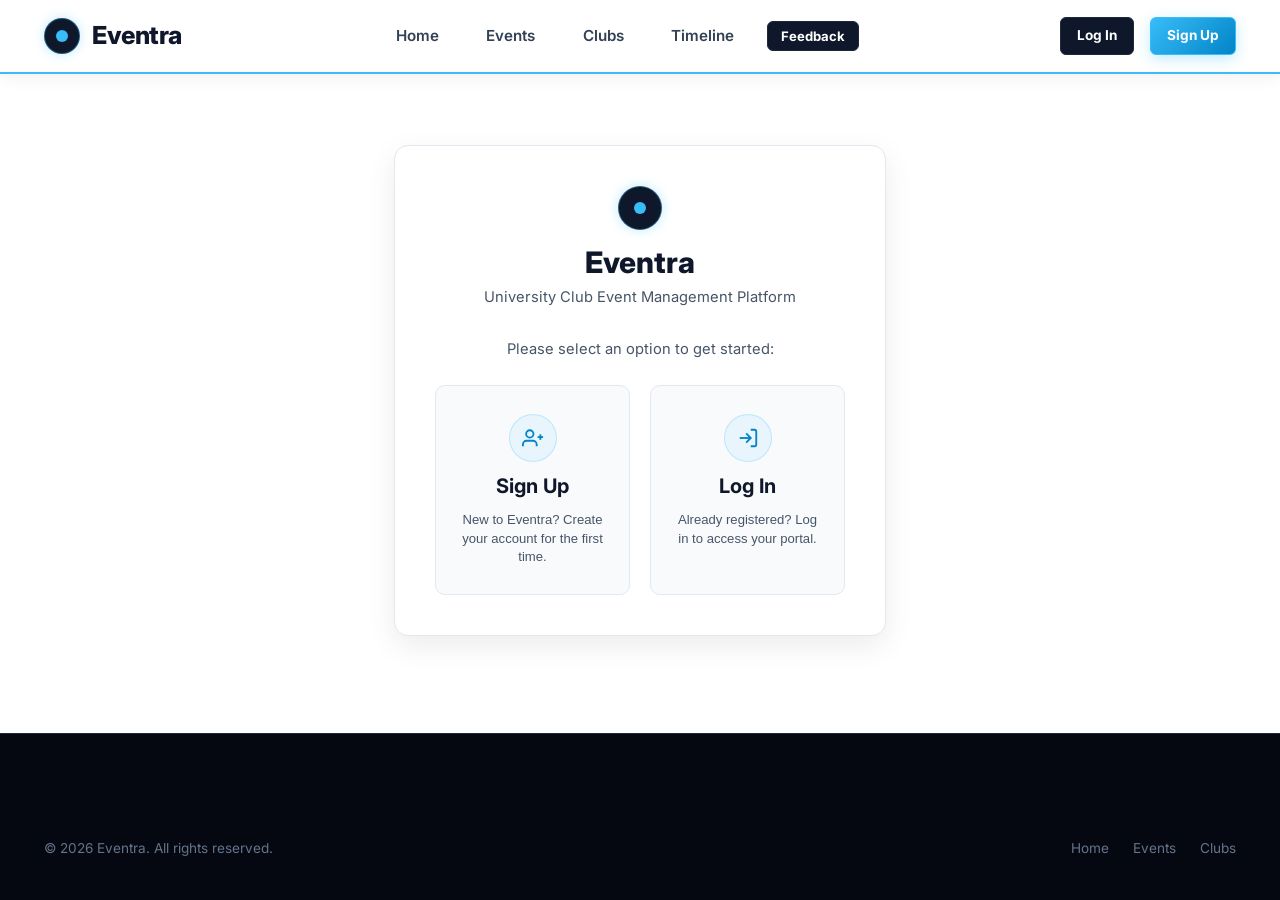
<file: frontend/auth.html>
<!DOCTYPE html>
<html lang="en">
<head>
  <meta charset="UTF-8">
  <meta name="viewport" content="width=device-width, initial-scale=1.0">
  <title>Authentication — Eventra</title>
  <meta name="description" content="Sign Up or Log In to Eventra - University Club Event Management Platform.">
  <link rel="stylesheet" href="css/main.css">
  <link rel="stylesheet" href="css/animations.css">
  <style>
    /* Authentication UI Specific Enhancements */
    .auth-section {
      flex: 1;
      display: flex;
      align-items: center;
      justify-content: center;
      padding-top: 7rem;
      padding-bottom: 4rem;
    }
    .auth-container {
      width: 100%;
      max-width: 540px;
    }
    .auth-card {
      padding: 2.5rem;
      border: 1px solid var(--border-subtle);
      box-shadow: 0 10px 30px rgba(0, 0, 0, 0.08);
      background: #ffffff;
      border-radius: var(--radius-lg);
    }
    .landing-choice-grid {
      display: grid;
      grid-template-columns: 1fr 1fr;
      gap: 1.25rem;
      margin-top: 1.5rem;
    }
    @media (max-width: 520px) {
      .landing-choice-grid {
        grid-template-columns: 1fr;
      }
      .auth-card {
        padding: 1.75rem;
      }
    }
    .choice-card {
      background: #f8fafc;
      border: 1px solid var(--border-subtle);
      border-radius: var(--radius-md);
      padding: 1.75rem 1.25rem;
      text-align: center;
      cursor: pointer;
      transition: all var(--transition-normal);
      display: flex;
      flex-direction: column;
      align-items: center;
      gap: 0.75rem;
      text-decoration: none;
      color: inherit;
    }
    .choice-card:hover {
      background: #ffffff;
      border-color: #38bdf8;
      transform: translateY(-3px);
      box-shadow: 0 8px 24px rgba(56, 189, 248, 0.15);
    }
    .choice-icon {
      width: 48px;
      height: 48px;
      border-radius: 50%;
      background: rgba(56, 189, 248, 0.08);
      display: flex;
      align-items: center;
      justify-content: center;
      font-size: 1.4rem;
      border: 1px solid rgba(56, 189, 248, 0.25);
      color: #0284c7;
      transition: all var(--transition-fast);
    }
    .choice-card:hover .choice-icon {
      background: #38bdf8;
      color: #ffffff;
      border-color: #38bdf8;
    }
    .choice-title {
      font-family: var(--font-heading);
      font-size: 1.25rem;
      font-weight: 700;
      color: #0f172a;
      margin: 0;
    }
    .choice-desc {
      font-size: 0.82rem;
      color: var(--text-muted);
      margin: 0;
      line-height: 1.4;
    }
    .role-option-card {
      background: #f8fafc;
      border: 1px solid var(--border-subtle);
      border-radius: var(--radius-md);
      padding: 1.15rem 1.25rem;
      display: flex;
      align-items: center;
      gap: 1.1rem;
      cursor: pointer;
      margin-bottom: 0.9rem;
      transition: all var(--transition-fast);
      text-align: left;
      width: 100%;
    }
    .role-option-card:hover {
      background: #ffffff;
      border-color: #38bdf8;
      transform: translateX(4px);
      box-shadow: 0 4px 14px rgba(56, 189, 248, 0.15);
    }
    .role-icon-box {
      width: 44px;
      height: 44px;
      border-radius: var(--radius-sm);
      background: #fef2f2;
      border: 1px solid #fecaca;
      display: flex;
      align-items: center;
      justify-content: center;
      font-size: 1.3rem;
      flex-shrink: 0;
    }
    .password-wrap {
      position: relative;
      display: flex;
      align-items: center;
    }
    .password-wrap input {
      padding-right: 2.75rem;
    }
    .password-toggle-btn {
      position: absolute;
      right: 0.65rem;
      background: transparent;
      border: none;
      color: var(--text-dim);
      cursor: pointer;
      padding: 0.35rem;
      display: flex;
      align-items: center;
      justify-content: center;
      border-radius: 4px;
      transition: color 0.15s ease;
    }
    .password-toggle-btn:hover {
      color: #ffffff;
    }
    .field-error-msg {
      color: #fb7185;
      font-size: 0.8rem;
      margin-top: 0.35rem;
      display: none;
      font-weight: 500;
    }
    .field-error-msg.visible {
      display: block;
    }
    .form-control.input-invalid {
      border-color: #fb7185 !important;
      background: rgba(244, 63, 94, 0.06);
    }
    .back-btn-link {
      display: inline-flex;
      align-items: center;
      gap: 0.4rem;
      font-size: 0.85rem;
      color: var(--accent-mint);
      text-decoration: none;
      margin-bottom: 1.25rem;
      cursor: pointer;
      font-weight: 600;
      background: transparent;
      border: none;
      padding: 0;
    }
    .back-btn-link:hover {
      text-decoration: underline;
    }
    .alert-banner {
      border-radius: var(--radius-md);
      padding: 0.85rem 1.1rem;
      font-size: 0.88rem;
      margin-bottom: 1.25rem;
      display: none;
      line-height: 1.45;
    }
    .alert-error {
      background: rgba(244, 63, 94, 0.12);
      border: 1px solid rgba(244, 63, 94, 0.35);
      color: #fda4af;
    }
    .alert-success {
      background: rgba(16, 185, 129, 0.15);
      border: 1px solid rgba(16, 185, 129, 0.4);
      color: #a7f3d0;
    }
    .alert-warning {
      background: rgba(245, 158, 11, 0.15);
      border: 1px solid rgba(245, 158, 11, 0.4);
      color: #fde68a;
    }
    .btn-spinner {
      display: inline-block;
      width: 14px;
      height: 14px;
      border: 2px solid rgba(255,255,255,0.3);
      border-radius: 50%;
      border-top-color: #ffffff;
      animation: spin 0.8s linear infinite;
      margin-right: 0.5rem;
    }
    @keyframes spin {
      to { transform: rotate(360deg); }
    }
    .badge-pending {
      display: inline-block;
      font-size: 0.72rem;
      padding: 0.15rem 0.6rem;
      background: rgba(245, 158, 11, 0.2);
      border: 1px solid rgba(245, 158, 11, 0.5);
      color: #fbbf24;
      border-radius: var(--radius-full);
      font-weight: 700;
      text-transform: uppercase;
      letter-spacing: 0.05em;
    }
  </style>
</head>
<body style="display:flex; flex-direction:column; min-height:100vh;">

  <!-- Dynamic Navigation Bar -->
  <div id="navbar-container"></div>

  <!-- Main Authentication Section -->
  <main class="auth-section">
    <div class="container auth-container">
      <div class="auth-card">

        <!-- Header -->
        <div style="text-align: center; margin-bottom: 1.75rem;">
          <div class="logo-orb" style="margin: 0 auto 0.85rem; width:44px; height:44px;"></div>
          <h2 style="font-size: 1.85rem; font-weight: 800; margin-bottom: 0.35rem;" id="auth-main-title">Eventra</h2>
          <p style="font-size: 0.92rem; color: var(--text-muted);" id="auth-main-subtitle">
            University Club Event Management Platform
          </p>
        </div>

        <!-- Global Alert Box -->
        <div id="global-alert" class="alert-banner"></div>

        <!-- ========================================================
             VIEW 1: PRIMARY LANDING (Exactly two options: Sign Up & Log In)
             ======================================================== -->
        <div id="view-landing">
          <p style="text-align:center; font-size: 0.92rem; color: var(--text-muted); margin-bottom: 1rem;">
            Please select an option to get started:
          </p>

          <div class="landing-choice-grid">
            <!-- Option 1: Sign Up -->
            <button type="button" class="choice-card" onclick="openRoleSelection('signup')" id="btn-choice-signup">
              <div class="choice-icon">
                <svg width="22" height="22" viewBox="0 0 24 24" fill="none" stroke="currentColor" stroke-width="2"><path d="M16 21v-2a4 4 0 0 0-4-4H5a4 4 0 0 0-4 4v2"></path><circle cx="8.5" cy="7.5" r="4"></circle><line x1="20" y1="8" x2="20" y2="14"></line><line x1="23" y1="11" x2="17" y2="11"></line></svg>
              </div>
              <h3 class="choice-title">Sign Up</h3>
              <p class="choice-desc">New to Eventra? Create your account for the first time.</p>
            </button>

            <!-- Option 2: Log In -->
            <button type="button" class="choice-card" onclick="openRoleSelection('login')" id="btn-choice-login">
              <div class="choice-icon">
                <svg width="22" height="22" viewBox="0 0 24 24" fill="none" stroke="currentColor" stroke-width="2"><path d="M15 3h4a2 2 0 0 1 2 2v14a2 2 0 0 1-2 2h-4"></path><polyline points="10 17 15 12 10 7"></polyline><line x1="15" y1="12" x2="3" y2="12"></line></svg>
              </div>
              <h3 class="choice-title">Log In</h3>
              <p class="choice-desc">Already registered? Log in to access your portal.</p>
            </button>
          </div>
        </div>

        <!-- ========================================================
             VIEW 2: ROLE SELECTION (Student, Club Admin, Super Admin)
             ======================================================== -->
        <div id="view-role-selection" style="display: none;">
          <button type="button" class="back-btn-link" onclick="openLanding()">
            &larr; Back to Main Options
          </button>

          <h3 style="font-size: 1.25rem; font-weight: 700; margin-bottom: 0.4rem; color: var(--text-main);" id="role-view-heading">Select Account Type</h3>
          <p style="font-size: 0.88rem; color: var(--text-muted); margin-bottom: 1.5rem;" id="role-view-desc">Select your role to continue.</p>

          <div id="role-options-container">
            <!-- 1. Student Option -->
            <button type="button" class="role-option-card" onclick="selectRole('student')">
              <div class="role-icon-box">🎓</div>
              <div style="flex:1;">
                <div style="font-weight:700; font-size:1rem; color:var(--text-main);" id="role-label-student">Sign Up as a Student</div>
                <div style="font-size:0.8rem; color:var(--text-muted);">For university students participating in events and club activities.</div>
              </div>
              <div style="color:var(--text-dim);">&rarr;</div>
            </button>

            <!-- 2. Club Admin Option -->
            <button type="button" class="role-option-card" onclick="selectRole('club')">
              <div class="role-icon-box">🏛️</div>
              <div style="flex:1;">
                <div style="font-weight:700; font-size:1rem; color:var(--text-main);" id="role-label-club">Sign Up as a Club Admin</div>
                <div style="font-size:0.8rem; color:var(--text-muted);">For student leaders and coordinators managing a university society.</div>
              </div>
              <div style="color:var(--text-dim);">&rarr;</div>
            </button>

            <!-- 3. Super Admin Option -->
            <button type="button" class="role-option-card" onclick="selectRole('super_admin')">
              <div class="role-icon-box">🛡️</div>
              <div style="flex:1;">
                <div style="font-weight:700; font-size:1rem; color:var(--text-main);" id="role-label-super-admin">Sign Up as the Super Admin</div>
                <div style="font-size:0.8rem; color:var(--text-muted);">Restricted platform administration with authorized bootstrap key.</div>
              </div>
              <div style="color:var(--text-dim);">&rarr;</div>
            </button>
          </div>
        </div>

        <!-- ========================================================
             VIEW 3: FORMS CONTAINER
             ======================================================== -->
        <div id="view-form" style="display: none;">
          <div style="display:flex; justify-content:space-between; align-items:center; margin-bottom: 1.25rem;">
            <button type="button" class="back-btn-link" onclick="openRoleSelection(currentFlow)" style="margin-bottom:0;">
              &larr; Back to Role Selection
            </button>
            <button type="button" class="back-btn-link" onclick="openLanding()" style="margin-bottom:0; color:var(--text-dim); font-size:0.8rem;">
              Main Menu
            </button>
          </div>

          <h3 style="font-size: 1.35rem; font-weight: 700; margin-bottom: 0.35rem; color: var(--text-main);" id="form-heading">Form</h3>
          <p style="font-size: 0.88rem; color: var(--text-muted); margin-bottom: 1.5rem;" id="form-subheading">Fill in the fields below.</p>

          <!-- 3.1 SIGN UP AS A STUDENT FORM -->
          <form id="form-signup-student" style="display: none;" onsubmit="submitStudentSignup(event)" novalidate>
            <div class="form-group">
              <label class="form-label" for="stu-signup-first-name">First Name <span class="required">*</span></label>
              <input type="text" id="stu-signup-first-name" class="form-control" placeholder="e.g. Alex" required>
              <div class="field-error-msg" id="err-stu-signup-first-name"></div>
            </div>

            <div class="form-group">
              <label class="form-label" for="stu-signup-last-name">Last Name <span class="required">*</span></label>
              <input type="text" id="stu-signup-last-name" class="form-control" placeholder="e.g. Chen" required>
              <div class="field-error-msg" id="err-stu-signup-last-name"></div>
            </div>

            <div class="form-group">
              <label class="form-label" for="stu-signup-email">Email <span class="required">*</span></label>
              <input type="email" id="stu-signup-email" class="form-control" placeholder="e.g. alex.chen@eventra.edu" required autocomplete="email">
              <div class="field-error-msg" id="err-stu-signup-email"></div>
            </div>

            <div class="form-group">
              <label class="form-label" for="stu-signup-reg-no">Registration Number <span class="required">*</span></label>
              <input type="text" id="stu-signup-reg-no" class="form-control" placeholder="e.g. STU-2026-001" required>
              <div class="field-error-msg" id="err-stu-signup-reg-no"></div>
            </div>

            <div class="form-group">
              <label class="form-label" for="stu-signup-session">Academic Session <span class="required">*</span></label>
              <input type="text" id="stu-signup-session" class="form-control" placeholder="e.g. 2024-2028" required>
              <div class="field-error-msg" id="err-stu-signup-session"></div>
            </div>

            <div class="form-group">
              <label class="form-label" for="stu-signup-dept">Department <span class="required">*</span></label>
              <input type="text" id="stu-signup-dept" class="form-control" placeholder="e.g. Computer Science & Engineering" required>
              <div class="field-error-msg" id="err-stu-signup-dept"></div>
            </div>

            <div class="form-group">
              <label class="form-label" for="stu-signup-pass">Password <span class="required">*</span></label>
              <div class="password-wrap">
                <input type="password" id="stu-signup-pass" class="form-control" placeholder="At least 8 characters" minlength="8" required autocomplete="new-password">
                <button type="button" class="password-toggle-btn" onclick="togglePasswordVisibility('stu-signup-pass', this)" title="Show/hide password" aria-label="Toggle password visibility">
                  <svg class="eye-icon" width="18" height="18" viewBox="0 0 24 24" fill="none" stroke="currentColor" stroke-width="2"><path d="M1 12s4-8 11-8 11 8 11 8-4 8-11 8-11-8-11-8z"></path><circle cx="12" cy="12" r="3"></circle></svg>
                </button>
              </div>
              <div class="field-error-msg" id="err-stu-signup-pass"></div>
              <p class="form-hint" style="font-size:0.78rem; color:var(--text-dim); margin-top:0.35rem;">Password must contain at least 8 characters.</p>
            </div>

            <button type="submit" class="btn btn-primary" id="btn-submit-signup-student" style="width: 100%; margin-top: 1rem;">
              <span>Create Student Account</span>
            </button>
          </form>

          <!-- 3.2 SIGN UP AS A CLUB ADMIN FORM -->
          <form id="form-signup-club" style="display: none;" onsubmit="submitClubSignup(event)" novalidate>
            <div class="form-group">
              <label class="form-label" for="club-signup-name">Club Name <span class="required">*</span></label>
              <input type="text" id="club-signup-name" class="form-control" placeholder="e.g. Robotics & Autonomous Society" required>
              <div class="field-error-msg" id="err-club-signup-name"></div>
            </div>

            <div class="form-group">
              <label class="form-label" for="club-signup-desc">Club Description <span class="required">*</span></label>
              <textarea id="club-signup-desc" class="form-control" rows="3" placeholder="Describe your club's objectives, activities, and campus scope..." required></textarea>
              <div class="field-error-msg" id="err-club-signup-desc"></div>
            </div>

            <div class="form-group">
              <label class="form-label" for="club-signup-email">Email <span class="required">*</span></label>
              <input type="email" id="club-signup-email" class="form-control" placeholder="e.g. robotics.club@eventra.edu" required autocomplete="email">
              <div class="field-error-msg" id="err-club-signup-email"></div>
            </div>

            <div class="form-group">
              <label class="form-label" for="club-signup-pass">Password <span class="required">*</span></label>
              <div class="password-wrap">
                <input type="password" id="club-signup-pass" class="form-control" placeholder="At least 8 characters" minlength="8" required autocomplete="new-password">
                <button type="button" class="password-toggle-btn" onclick="togglePasswordVisibility('club-signup-pass', this)" title="Show/hide password" aria-label="Toggle password visibility">
                  <svg class="eye-icon" width="18" height="18" viewBox="0 0 24 24" fill="none" stroke="currentColor" stroke-width="2"><path d="M1 12s4-8 11-8 11 8 11 8-4 8-11 8-11-8-11-8z"></path><circle cx="12" cy="12" r="3"></circle></svg>
                </button>
              </div>
              <div class="field-error-msg" id="err-club-signup-pass"></div>
              <p class="form-hint" style="font-size:0.78rem; color:var(--text-dim); margin-top:0.35rem;">Password must contain at least 8 characters.</p>
            </div>

            <div style="background: rgba(245, 158, 11, 0.1); border: 1px solid rgba(245, 158, 11, 0.3); border-radius: var(--radius-sm); padding: 0.75rem 1rem; margin-bottom: 1.25rem; font-size: 0.82rem; color: #fde68a;">
              <span class="badge-pending" style="margin-bottom: 0.3rem;">Notice</span>
              <div>Newly registered clubs begin in a <strong>pending verification</strong> state. The Super Admin must review and approve your club before administrative access is granted.</div>
            </div>

            <button type="submit" class="btn btn-primary" id="btn-submit-signup-club" style="width: 100%; margin-top: 0.5rem;">
              <span>Register Club Application</span>
            </button>
          </form>

          <!-- 3.3 SIGN UP AS THE SUPER ADMIN FORM -->
          <form id="form-signup-super-admin" style="display: none;" onsubmit="submitSuperAdminSignup(event)" novalidate>
            <div style="background: rgba(16, 185, 129, 0.1); border: 1px solid rgba(16, 185, 129, 0.3); border-radius: var(--radius-sm); padding: 0.85rem 1rem; margin-bottom: 1.25rem; font-size: 0.82rem; color: #a7f3d0; line-height: 1.45;">
              <div style="font-weight: 700; color: #065f46; margin-bottom: 0.25rem;">🔐 Protected Super Admin Provisioning</div>
              Super Admin account creation requires a secure system authorization bootstrap key. Public visitors cannot self-grant administrator rights.
            </div>

            <div class="form-group">
              <label class="form-label" for="sa-signup-email">Email <span class="required">*</span></label>
              <input type="email" id="sa-signup-email" class="form-control" placeholder="admin@eventra.edu" required autocomplete="email">
              <div class="field-error-msg" id="err-sa-signup-email"></div>
            </div>

            <div class="form-group">
              <label class="form-label" for="sa-signup-pass">Password <span class="required">*</span></label>
              <div class="password-wrap">
                <input type="password" id="sa-signup-pass" class="form-control" placeholder="At least 8 characters" minlength="8" required autocomplete="new-password">
                <button type="button" class="password-toggle-btn" onclick="togglePasswordVisibility('sa-signup-pass', this)" title="Show/hide password" aria-label="Toggle password visibility">
                  <svg class="eye-icon" width="18" height="18" viewBox="0 0 24 24" fill="none" stroke="currentColor" stroke-width="2"><path d="M1 12s4-8 11-8 11 8 11 8-4 8-11 8-11-8-11-8z"></path><circle cx="12" cy="12" r="3"></circle></svg>
                </button>
              </div>
              <div class="field-error-msg" id="err-sa-signup-pass"></div>
              <p class="form-hint" style="font-size:0.78rem; color:var(--text-dim); margin-top:0.35rem;">Password must contain at least 8 characters.</p>
            </div>

            <div class="form-group">
              <label class="form-label" for="sa-signup-key">System Bootstrap Key <span class="required">*</span></label>
              <div class="password-wrap">
                <input type="password" id="sa-signup-key" class="form-control" placeholder="Enter server bootstrap authorization key" required>
                <button type="button" class="password-toggle-btn" onclick="togglePasswordVisibility('sa-signup-key', this)" title="Show/hide bootstrap key" aria-label="Toggle bootstrap key visibility">
                  <svg class="eye-icon" width="18" height="18" viewBox="0 0 24 24" fill="none" stroke="currentColor" stroke-width="2"><path d="M1 12s4-8 11-8 11 8 11 8-4 8-11 8-11-8z"></path><circle cx="12" cy="12" r="3"></circle></svg>
                </button>
              </div>
              <div class="field-error-msg" id="err-sa-signup-key"></div>
              <p class="form-hint" style="font-size:0.78rem; color:var(--text-dim); margin-top:0.35rem;">Configured via server-side bootstrap key or CLI: <code>cmd/setup-admin</code></p>
            </div>

            <button type="submit" class="btn btn-primary" id="btn-submit-signup-sa" style="width: 100%; margin-top: 1rem;">
              <span>Authorize &amp; Create Super Admin</span>
            </button>
          </form>

          <!-- 4.1 LOG IN AS A STUDENT FORM -->
          <form id="form-login-student" style="display: none;" onsubmit="submitStudentLogin(event)" novalidate>
            <div class="form-group">
              <label class="form-label" for="stu-login-email">Email <span class="required">*</span></label>
              <input type="email" id="stu-login-email" class="form-control" placeholder="student@eventra.edu" required autocomplete="email">
              <div class="field-error-msg" id="err-stu-login-email"></div>
            </div>

            <div class="form-group">
              <div style="display:flex; justify-content:space-between; align-items:center; margin-bottom:0.4rem;">
                <label class="form-label" for="stu-login-pass" style="margin-bottom:0;">Password <span class="required">*</span></label>
                <a href="javascript:void(0)" onclick="handleForgotPasswordPrompt()" style="font-size:0.78rem; color:var(--accent-mint);">Forgot Password?</a>
              </div>
              <div class="password-wrap">
                <input type="password" id="stu-login-pass" class="form-control" placeholder="••••••••••••" required autocomplete="current-password">
                <button type="button" class="password-toggle-btn" onclick="togglePasswordVisibility('stu-login-pass', this)" title="Show/hide password" aria-label="Toggle password visibility">
                  <svg class="eye-icon" width="18" height="18" viewBox="0 0 24 24" fill="none" stroke="currentColor" stroke-width="2"><path d="M1 12s4-8 11-8 11 8 11 8-4 8-11 8-11-8-11-8z"></path><circle cx="12" cy="12" r="3"></circle></svg>
                </button>
              </div>
              <div class="field-error-msg" id="err-stu-login-pass"></div>
            </div>

            <button type="submit" class="btn btn-primary" id="btn-submit-login-student" style="width: 100%; margin-top: 1rem;">
              <span>Log In as Student</span>
            </button>
          </form>

          <!-- 4.2 LOG IN AS A CLUB ADMIN FORM -->
          <form id="form-login-club" style="display: none;" onsubmit="submitClubLogin(event)" novalidate>
            <div class="form-group">
              <label class="form-label" for="club-login-email">Email <span class="required">*</span></label>
              <input type="email" id="club-login-email" class="form-control" placeholder="club.admin@eventra.edu" required autocomplete="email">
              <div class="field-error-msg" id="err-club-login-email"></div>
            </div>

            <div class="form-group">
              <div style="display:flex; justify-content:space-between; align-items:center; margin-bottom:0.4rem;">
                <label class="form-label" for="club-login-pass" style="margin-bottom:0;">Password <span class="required">*</span></label>
                <a href="javascript:void(0)" onclick="handleForgotPasswordPrompt()" style="font-size:0.78rem; color:var(--accent-mint);">Forgot Password?</a>
              </div>
              <div class="password-wrap">
                <input type="password" id="club-login-pass" class="form-control" placeholder="••••••••••••" required autocomplete="current-password">
                <button type="button" class="password-toggle-btn" onclick="togglePasswordVisibility('club-login-pass', this)" title="Show/hide password" aria-label="Toggle password visibility">
                  <svg class="eye-icon" width="18" height="18" viewBox="0 0 24 24" fill="none" stroke="currentColor" stroke-width="2"><path d="M1 12s4-8 11-8 11 8 11 8-4 8-11 8-11-8-11-8z"></path><circle cx="12" cy="12" r="3"></circle></svg>
                </button>
              </div>
              <div class="field-error-msg" id="err-club-login-pass"></div>
            </div>

            <div id="club-pending-status-box" style="display:none; background: rgba(245, 158, 11, 0.12); border: 1px solid rgba(245, 158, 11, 0.35); border-radius: var(--radius-sm); padding: 0.85rem 1rem; margin-bottom: 1.25rem; font-size: 0.85rem; color: #fde68a;">
              <div style="display:flex; align-items:center; gap:0.5rem; margin-bottom:0.35rem;">
                <span class="badge-pending">Pending Verification</span>
                <strong id="club-pending-name" style="color:#78350f;">Club</strong>
              </div>
              Your club registration has been submitted and is currently pending review by the Super Admin. You cannot access event management features until your club is approved.
            </div>

            <button type="submit" class="btn btn-primary" id="btn-submit-login-club" style="width: 100%; margin-top: 1rem;">
              <span>Log In as Club Admin</span>
            </button>
          </form>

          <!-- 4.3 LOG IN AS THE SUPER ADMIN FORM -->
          <form id="form-login-super-admin" style="display: none;" onsubmit="submitSuperAdminLogin(event)" novalidate>
            <div class="form-group">
              <label class="form-label" for="sa-login-email">Email <span class="required">*</span></label>
              <input type="email" id="sa-login-email" class="form-control" placeholder="admin@eventra.edu" required autocomplete="email">
              <div class="field-error-msg" id="err-sa-login-email"></div>
            </div>

            <div class="form-group">
              <div style="display:flex; justify-content:space-between; align-items:center; margin-bottom:0.4rem;">
                <label class="form-label" for="sa-login-pass" style="margin-bottom:0;">Password <span class="required">*</span></label>
                <a href="javascript:void(0)" onclick="handleForgotPasswordPrompt()" style="font-size:0.78rem; color:var(--accent-mint);">Forgot Password?</a>
              </div>
              <div class="password-wrap">
                <input type="password" id="sa-login-pass" class="form-control" placeholder="••••••••••••" required autocomplete="current-password">
                <button type="button" class="password-toggle-btn" onclick="togglePasswordVisibility('sa-login-pass', this)" title="Show/hide password" aria-label="Toggle password visibility">
                  <svg class="eye-icon" width="18" height="18" viewBox="0 0 24 24" fill="none" stroke="currentColor" stroke-width="2"><path d="M1 12s4-8 11-8 11 8 11 8-4 8-11 8-11-8-11-8z"></path><circle cx="12" cy="12" r="3"></circle></svg>
                </button>
              </div>
              <div class="field-error-msg" id="err-sa-login-pass"></div>
            </div>

            <button type="submit" class="btn btn-primary" id="btn-submit-login-sa" style="width: 100%; margin-top: 1rem;">
              <span>Log In as Super Admin</span>
            </button>
          </form>

        </div>

      </div>
    </div>
  </main>

  <!-- Global Footer -->
  <footer class="footer">
    <div class="container footer-bottom" style="border-top:none;">
      <div>&copy; 2026 Eventra. All rights reserved.</div>
      <div style="display:flex; gap:1.5rem;">
        <a href="index.html">Home</a>
        <a href="events.html">Events</a>
        <a href="clubs.html">Clubs</a>
      </div>
    </div>
  </footer>

  <!-- Core Scripts -->
  <script src="js/api.js"></script>
  <script src="js/navbar.js"></script>
  <script src="js/feedback.js"></script>
  <script>
    // State
    let currentView = 'landing'; // 'landing' | 'role' | 'form'
    let currentFlow = 'signup';  // 'signup' | 'login'
    let currentRole = 'student'; // 'student' | 'club' | 'super_admin'
    let isSubmitting = false;

    // Email validation regex
    const EMAIL_REGEX = /^[^\s@]+@[^\s@]+\.[^\s@]+$/;

    document.addEventListener('DOMContentLoaded', () => {
      handleURLParams();
    });

    function handleURLParams() {
      const params = new URLSearchParams(window.location.search);
      const action = params.get('action') || (params.get('mode') === 'register' ? 'signup' : params.get('mode') === 'login' ? 'login' : null);
      const role = params.get('role');

      if (action === 'signup' || action === 'login') {
        if (role && ['student', 'club', 'super_admin'].includes(role)) {
          openForm(action, role);
        } else {
          openRoleSelection(action);
        }
      } else {
        openLanding();
      }
    }

    // Navigation state handlers
    function openLanding() {
      currentView = 'landing';
      clearAlert();
      clearFieldErrors();
      document.getElementById('view-landing').style.display = 'block';
      document.getElementById('view-role-selection').style.display = 'none';
      document.getElementById('view-form').style.display = 'none';
      document.getElementById('auth-main-title').innerText = 'Eventra';
      document.getElementById('auth-main-subtitle').innerText = 'University Club Event Management Platform';
    }

    function openRoleSelection(flow) {
      currentView = 'role';
      currentFlow = flow;
      clearAlert();
      clearFieldErrors();

      document.getElementById('view-landing').style.display = 'none';
      document.getElementById('view-role-selection').style.display = 'block';
      document.getElementById('view-form').style.display = 'none';

      const isSignup = flow === 'signup';
      document.getElementById('role-view-heading').innerText = isSignup ? 'Sign Up for Eventra' : 'Log In to Eventra';
      document.getElementById('role-view-desc').innerText = isSignup
        ? 'Select your account type to proceed with registration:'
        : 'Select your role to access your account:';

      // Update role option labels
      document.getElementById('role-label-student').innerText = isSignup ? 'Sign Up as a Student' : 'Log In as a Student';
      document.getElementById('role-label-club').innerText = isSignup ? 'Sign Up as a Club Admin' : 'Log In as a Club Admin';
      document.getElementById('role-label-super-admin').innerText = isSignup ? 'Sign Up as the Super Admin' : 'Log In as the Super Admin';
    }

    function selectRole(role) {
      openForm(currentFlow, role);
    }

    function openForm(flow, role) {
      currentView = 'form';
      currentFlow = flow;
      currentRole = role;
      clearAlert();
      clearFieldErrors();

      document.getElementById('view-landing').style.display = 'none';
      document.getElementById('view-role-selection').style.display = 'none';
      document.getElementById('view-form').style.display = 'block';

      // Hide all forms
      const allForms = [
        'form-signup-student',
        'form-signup-club',
        'form-signup-super-admin',
        'form-login-student',
        'form-login-club',
        'form-login-super-admin'
      ];
      allForms.forEach(id => {
        const el = document.getElementById(id);
        if (el) el.style.display = 'none';
      });

      const heading = document.getElementById('form-heading');
      const subheading = document.getElementById('form-subheading');

      if (flow === 'signup') {
        if (role === 'student') {
          heading.innerText = 'Sign Up as a Student';
          subheading.innerText = 'Create your verified student account to participate in campus events.';
          document.getElementById('form-signup-student').style.display = 'block';
        } else if (role === 'club') {
          heading.innerText = 'Sign Up as a Club Admin';
          subheading.innerText = 'Register your student club or society on Eventra.';
          document.getElementById('form-signup-club').style.display = 'block';
        } else if (role === 'super_admin') {
          heading.innerText = 'Sign Up as the Super Admin';
          subheading.innerText = 'Provision an authorized system administrator account.';
          document.getElementById('form-signup-super-admin').style.display = 'block';
        }
      } else {
        if (role === 'student') {
          heading.innerText = 'Log In as a Student';
          subheading.innerText = 'Enter your email and password to access your student portal.';
          document.getElementById('form-login-student').style.display = 'block';
        } else if (role === 'club') {
          heading.innerText = 'Log In as a Club Admin';
          subheading.innerText = 'Enter your club administrator credentials.';
          document.getElementById('form-login-club').style.display = 'block';
        } else if (role === 'super_admin') {
          heading.innerText = 'Log In as the Super Admin';
          subheading.innerText = 'Access the platform administration console.';
          document.getElementById('form-login-super-admin').style.display = 'block';
        }
      }
    }

    // Password Visibility Toggle
    function togglePasswordVisibility(inputId, btn) {
      const input = document.getElementById(inputId);
      if (!input) return;
      if (input.type === 'password') {
        input.type = 'text';
        btn.innerHTML = `<svg width="18" height="18" viewBox="0 0 24 24" fill="none" stroke="currentColor" stroke-width="2"><path d="M17.94 17.94A10.07 10.07 0 0 1 12 20c-7 0-11-8-11-8a18.45 18.45 0 0 1 5.06-5.94M9.9 4.24A9.12 9.12 0 0 1 12 4c7 0 11 8 11 8a18.5 18.5 0 0 1-2.16 3.19m-6.72-1.07a3 3 0 1 1-4.24-4.24"></path><line x1="1" y1="1" x2="23" y2="23"></line></svg>`;
      } else {
        input.type = 'password';
        btn.innerHTML = `<svg width="18" height="18" viewBox="0 0 24 24" fill="none" stroke="currentColor" stroke-width="2"><path d="M1 12s4-8 11-8 11 8 11 8-4 8-11 8-11-8-11-8z"></path><circle cx="12" cy="12" r="3"></circle></svg>`;
      }
    }

    // Alert helpers
    function showAlert(msg, type = 'error') {
      const box = document.getElementById('global-alert');
      if (!box) return;
      box.className = `alert-banner alert-${type}`;
      box.innerHTML = msg;
      box.style.display = 'block';
      box.scrollIntoView({ behavior: 'smooth', block: 'nearest' });
    }

    function clearAlert() {
      const box = document.getElementById('global-alert');
      if (box) {
        box.innerHTML = '';
        box.style.display = 'none';
      }
    }

    // Field-level error helpers
    function setFieldError(fieldId, errorMsg) {
      const input = document.getElementById(fieldId);
      const errEl = document.getElementById('err-' + fieldId);
      if (input) input.classList.add('input-invalid');
      if (errEl) {
        errEl.innerText = errorMsg;
        errEl.classList.add('visible');
      }
    }

    function clearFieldError(fieldId) {
      const input = document.getElementById(fieldId);
      const errEl = document.getElementById('err-' + fieldId);
      if (input) input.classList.remove('input-invalid');
      if (errEl) {
        errEl.innerText = '';
        errEl.classList.remove('visible');
      }
    }

    function clearFieldErrors() {
      document.querySelectorAll('.form-control').forEach(el => el.classList.remove('input-invalid'));
      document.querySelectorAll('.field-error-msg').forEach(el => {
        el.innerText = '';
        el.classList.remove('visible');
      });
    }

    // Button loading helper
    function setButtonLoading(btnId, loading, defaultText) {
      const btn = document.getElementById(btnId);
      if (!btn) return;
      if (loading) {
        btn.disabled = true;
        btn.innerHTML = `<span class="btn-spinner"></span><span>Processing...</span>`;
      } else {
        btn.disabled = false;
        btn.innerHTML = `<span>${defaultText}</span>`;
      }
    }

    // Role Redirection
    function redirectByRole(role) {
      if (role === 'club_admin') {
        window.location.href = 'dashboard-club.html';
      } else if (role === 'super_admin') {
        window.location.href = 'dashboard-admin.html';
      } else {
        window.location.href = 'dashboard-student.html';
      }
    }

    // ========================================================
    // 3.1 SUBMIT: STUDENT SIGN UP
    // ========================================================
    async function submitStudentSignup(e) {
      e.preventDefault();
      if (isSubmitting) return;

      clearAlert();
      clearFieldErrors();

      const firstName = document.getElementById('stu-signup-first-name').value.trim();
      const lastName = document.getElementById('stu-signup-last-name').value.trim();
      const email = document.getElementById('stu-signup-email').value.trim();
      const regNo = document.getElementById('stu-signup-reg-no').value.trim();
      const session = document.getElementById('stu-signup-session').value.trim();
      const dept = document.getElementById('stu-signup-dept').value.trim();
      const password = document.getElementById('stu-signup-pass').value;

      let hasError = false;

      if (!firstName) {
        setFieldError('stu-signup-first-name', 'First name is required');
        hasError = true;
      }
      if (!lastName) {
        setFieldError('stu-signup-last-name', 'Last name is required');
        hasError = true;
      }
      if (!email) {
        setFieldError('stu-signup-email', 'Email address is required');
        hasError = true;
      } else if (!EMAIL_REGEX.test(email)) {
        setFieldError('stu-signup-email', 'Please enter a valid email address');
        hasError = true;
      }
      if (!regNo) {
        setFieldError('stu-signup-reg-no', 'Registration number is required');
        hasError = true;
      }
      if (!session) {
        setFieldError('stu-signup-session', 'Academic session is required');
        hasError = true;
      }
      if (!dept) {
        setFieldError('stu-signup-dept', 'Department is required');
        hasError = true;
      }
      if (!password) {
        setFieldError('stu-signup-pass', 'Password is required');
        hasError = true;
      } else if (password.length < 8) {
        setFieldError('stu-signup-pass', 'Password must contain at least 8 characters');
        hasError = true;
      }

      if (hasError) return;

      isSubmitting = true;
      setButtonLoading('btn-submit-signup-student', true, 'Create Student Account');

      try {
        const res = await window.api.post('/auth/register/student', {
          first_name: firstName,
          last_name: lastName,
          email: email,
          registration_number: regNo,
          academic_session: session,
          department: dept,
          password: password
        });

        const user = res.data?.user;
        const token = res.data?.token;
        if (token) window.api.setToken(token);
        if (user) window.api.setUser(user);

        showAlert('Student account created successfully! Redirecting...', 'success');
        setTimeout(() => redirectByRole('student'), 800);
      } catch (err) {
        handleAuthApiError(err, {
          first_name: 'stu-signup-first-name',
          last_name: 'stu-signup-last-name',
          email: 'stu-signup-email',
          registration_number: 'stu-signup-reg-no',
          academic_session: 'stu-signup-session',
          department: 'stu-signup-dept',
          password: 'stu-signup-pass'
        });
      } finally {
        isSubmitting = false;
        setButtonLoading('btn-submit-signup-student', false, 'Create Student Account');
      }
    }

    // ========================================================
    // 3.2 SUBMIT: CLUB ADMIN SIGN UP
    // ========================================================
    async function submitClubSignup(e) {
      e.preventDefault();
      if (isSubmitting) return;

      clearAlert();
      clearFieldErrors();

      const clubName = document.getElementById('club-signup-name').value.trim();
      const clubDesc = document.getElementById('club-signup-desc').value.trim();
      const email = document.getElementById('club-signup-email').value.trim();
      const password = document.getElementById('club-signup-pass').value;

      let hasError = false;

      if (!clubName) {
        setFieldError('club-signup-name', 'Club name is required');
        hasError = true;
      }
      if (!clubDesc) {
        setFieldError('club-signup-desc', 'Club description is required');
        hasError = true;
      }
      if (!email) {
        setFieldError('club-signup-email', 'Email address is required');
        hasError = true;
      } else if (!EMAIL_REGEX.test(email)) {
        setFieldError('club-signup-email', 'Please enter a valid email address');
        hasError = true;
      }
      if (!password) {
        setFieldError('club-signup-pass', 'Password is required');
        hasError = true;
      } else if (password.length < 8) {
        setFieldError('club-signup-pass', 'Password must contain at least 8 characters');
        hasError = true;
      }

      if (hasError) return;

      isSubmitting = true;
      setButtonLoading('btn-submit-signup-club', true, 'Register Club Application');

      try {
        const res = await window.api.post('/auth/register/club', {
          club_name: clubName,
          club_description: clubDesc,
          email: email,
          password: password
        });

        const user = res.data?.user;
        const token = res.data?.token;
        if (token) window.api.setToken(token);
        if (user) window.api.setUser(user);

        showAlert('Club application submitted successfully! Your registration is pending Super Admin verification.', 'success');
        setTimeout(() => {
          showAlert('Your club is in pending verification state. You can view your status in the Club Portal.', 'warning');
          setTimeout(() => redirectByRole('club_admin'), 1500);
        }, 1000);
      } catch (err) {
        handleAuthApiError(err, {
          club_name: 'club-signup-name',
          club_description: 'club-signup-desc',
          email: 'club-signup-email',
          password: 'club-signup-pass'
        });
      } finally {
        isSubmitting = false;
        setButtonLoading('btn-submit-signup-club', false, 'Register Club Application');
      }
    }

    // ========================================================
    // 3.3 SUBMIT: SUPER ADMIN SIGN UP (Restricted)
    // ========================================================
    async function submitSuperAdminSignup(e) {
      e.preventDefault();
      if (isSubmitting) return;

      clearAlert();
      clearFieldErrors();

      const email = document.getElementById('sa-signup-email').value.trim();
      const password = document.getElementById('sa-signup-pass').value;
      const bootstrapKey = document.getElementById('sa-signup-key').value.trim();

      let hasError = false;

      if (!email) {
        setFieldError('sa-signup-email', 'Email address is required');
        hasError = true;
      } else if (!EMAIL_REGEX.test(email)) {
        setFieldError('sa-signup-email', 'Please enter a valid email address');
        hasError = true;
      }
      if (!password) {
        setFieldError('sa-signup-pass', 'Password is required');
        hasError = true;
      } else if (password.length < 8) {
        setFieldError('sa-signup-pass', 'Password must contain at least 8 characters');
        hasError = true;
      }
      if (!bootstrapKey) {
        setFieldError('sa-signup-key', 'System bootstrap authorization key is required');
        hasError = true;
      }

      if (hasError) return;

      isSubmitting = true;
      setButtonLoading('btn-submit-signup-sa', true, 'Authorize & Create Super Admin');

      try {
        const res = await window.api.post('/auth/register/super-admin', {
          email: email,
          password: password,
          bootstrap_key: bootstrapKey
        }, {
          headers: {
            'X-Bootstrap-Key': bootstrapKey
          }
        });

        const user = res.data?.user;
        const token = res.data?.token;
        if (token) window.api.setToken(token);
        if (user) window.api.setUser(user);

        showAlert('Super Admin account created successfully! Redirecting to Admin Console...', 'success');
        setTimeout(() => redirectByRole('super_admin'), 900);
      } catch (err) {
        if (err.status === 403) {
          setFieldError('sa-signup-key', 'Invalid or unauthorized bootstrap key');
          showAlert('Unauthorized: Super Admin registration requires a valid system bootstrap authorization key.', 'error');
        } else {
          handleAuthApiError(err, {
            email: 'sa-signup-email',
            password: 'sa-signup-pass',
            bootstrap_key: 'sa-signup-key'
          });
        }
      } finally {
        isSubmitting = false;
        setButtonLoading('btn-submit-signup-sa', false, 'Authorize & Create Super Admin');
      }
    }

    // ========================================================
    // 4.1 SUBMIT: STUDENT LOG IN
    // ========================================================
    async function submitStudentLogin(e) {
      e.preventDefault();
      if (isSubmitting) return;

      clearAlert();
      clearFieldErrors();

      const email = document.getElementById('stu-login-email').value.trim();
      const password = document.getElementById('stu-login-pass').value;

      let hasError = false;
      if (!email) {
        setFieldError('stu-login-email', 'Email is required');
        hasError = true;
      } else if (!EMAIL_REGEX.test(email)) {
        setFieldError('stu-login-email', 'Please enter a valid email address');
        hasError = true;
      }
      if (!password) {
        setFieldError('stu-login-pass', 'Password is required');
        hasError = true;
      }

      if (hasError) return;

      isSubmitting = true;
      setButtonLoading('btn-submit-login-student', true, 'Log In as Student');

      try {
        const res = await window.api.post('/auth/login/student', { email, password, role: 'student' });
        const user = res.data?.user;
        const token = res.data?.token;

        if (token) window.api.setToken(token);
        if (user) window.api.setUser(user);

        showAlert(`Welcome back, ${user?.name || user?.email}!`, 'success');
        setTimeout(() => redirectByRole('student'), 600);
      } catch (err) {
        showAlert('Invalid email or password.', 'error');
      } finally {
        isSubmitting = false;
        setButtonLoading('btn-submit-login-student', false, 'Log In as Student');
      }
    }

    // ========================================================
    // 4.2 SUBMIT: CLUB ADMIN LOG IN
    // ========================================================
    async function submitClubLogin(e) {
      e.preventDefault();
      if (isSubmitting) return;

      clearAlert();
      clearFieldErrors();
      document.getElementById('club-pending-status-box').style.display = 'none';

      const email = document.getElementById('club-login-email').value.trim();
      const password = document.getElementById('club-login-pass').value;

      let hasError = false;
      if (!email) {
        setFieldError('club-login-email', 'Email is required');
        hasError = true;
      } else if (!EMAIL_REGEX.test(email)) {
        setFieldError('club-login-email', 'Please enter a valid email address');
        hasError = true;
      }
      if (!password) {
        setFieldError('club-login-pass', 'Password is required');
        hasError = true;
      }

      if (hasError) return;

      isSubmitting = true;
      setButtonLoading('btn-submit-login-club', true, 'Log In as Club Admin');

      try {
        const res = await window.api.post('/auth/login/club', { email, password, role: 'club_admin' });
        const user = res.data?.user;
        const token = res.data?.token;

        if (token) window.api.setToken(token);
        if (user) window.api.setUser(user);

        const clubStatus = user?.club_status || user?.clubStatus;
        if (clubStatus === 'pending') {
          document.getElementById('club-pending-name').innerText = user?.club_name || user?.name || 'Club';
          document.getElementById('club-pending-status-box').style.display = 'block';
          showAlert('Club registration is pending verification by Super Admin. Administrative access is restricted until approved.', 'warning');
          setTimeout(() => redirectByRole('club_admin'), 2200);
        } else {
          showAlert(`Welcome back! Logged in as ${user?.club_name || user?.email}`, 'success');
          setTimeout(() => redirectByRole('club_admin'), 600);
        }
      } catch (err) {
        showAlert('Invalid email or password.', 'error');
      } finally {
        isSubmitting = false;
        setButtonLoading('btn-submit-login-club', false, 'Log In as Club Admin');
      }
    }

    // ========================================================
    // 4.3 SUBMIT: SUPER ADMIN LOG IN
    // ========================================================
    async function submitSuperAdminLogin(e) {
      e.preventDefault();
      if (isSubmitting) return;

      clearAlert();
      clearFieldErrors();

      const email = document.getElementById('sa-login-email').value.trim();
      const password = document.getElementById('sa-login-pass').value;

      let hasError = false;
      if (!email) {
        setFieldError('sa-login-email', 'Email is required');
        hasError = true;
      } else if (!EMAIL_REGEX.test(email)) {
        setFieldError('sa-login-email', 'Please enter a valid email address');
        hasError = true;
      }
      if (!password) {
        setFieldError('sa-login-pass', 'Password is required');
        hasError = true;
      }

      if (hasError) return;

      isSubmitting = true;
      setButtonLoading('btn-submit-login-sa', true, 'Log In as Super Admin');

      try {
        const res = await window.api.post('/auth/login/super-admin', { email, password, role: 'super_admin' });
        const user = res.data?.user;
        const token = res.data?.token;

        if (token) window.api.setToken(token);
        if (user) window.api.setUser(user);

        showAlert('Super Admin authentication successful! Redirecting to Admin Console...', 'success');
        setTimeout(() => redirectByRole('super_admin'), 600);
      } catch (err) {
        showAlert('Invalid email or password.', 'error');
      } finally {
        isSubmitting = false;
        setButtonLoading('btn-submit-login-sa', false, 'Log In as Super Admin');
      }
    }

    // Generic API Error Handler for Forms
    function handleAuthApiError(err, fieldMap = {}) {
      const errorMsg = err.message || 'An error occurred during authentication.';
      showAlert(errorMsg, 'error');

      if (err.data && Array.isArray(err.data.data)) {
        err.data.data.forEach(item => {
          if (item.field && fieldMap[item.field]) {
            setFieldError(fieldMap[item.field], item.message);
          }
        });
      } else {
        const lower = errorMsg.toLowerCase();
        if (lower.includes('email') && fieldMap.email) {
          setFieldError(fieldMap.email, errorMsg);
        } else if (lower.includes('password') && fieldMap.password) {
          setFieldError(fieldMap.password, errorMsg);
        } else if (lower.includes('registration number') && fieldMap.registration_number) {
          setFieldError(fieldMap.registration_number, errorMsg);
        } else if (lower.includes('club name') && fieldMap.club_name) {
          setFieldError(fieldMap.club_name, errorMsg);
        }
      }
    }

    // Password reset helper
    async function handleForgotPasswordPrompt() {
      const email = prompt('Enter your registered Eventra email address to receive password reset instructions:');
      if (email && email.trim()) {
        try {
          await window.api.post('/auth/forgot-password', { email: email.trim() });
          showAlert('If an account exists for this email, password reset instructions have been dispatched.', 'success');
        } catch {
          showAlert('If an account exists for this email, password reset instructions have been dispatched.', 'success');
        }
      }
    }
  </script>
</body>
</html>
</file>
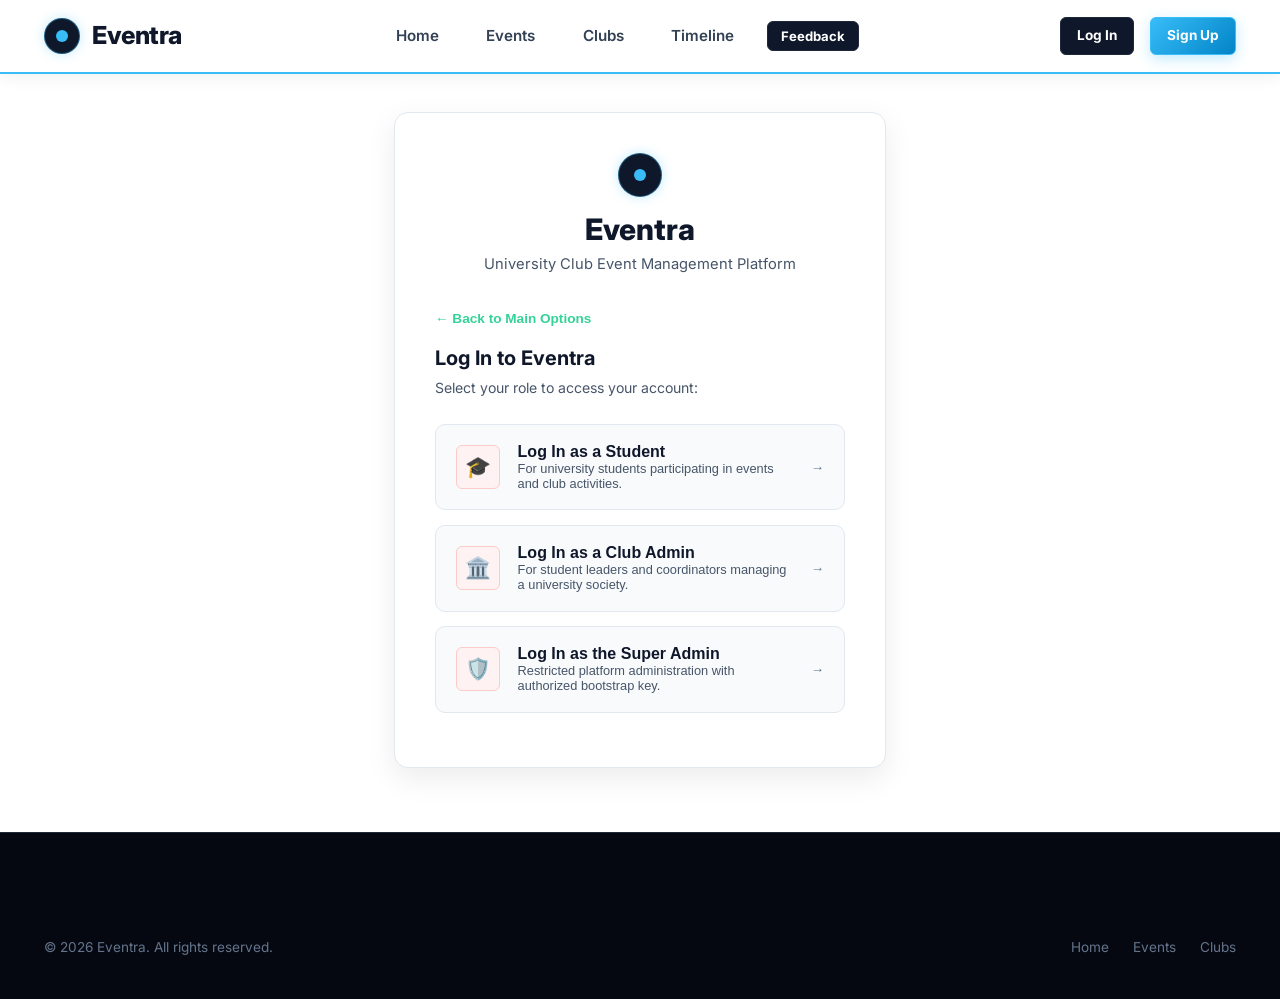
<file: frontend/dashboard-admin.html>
<!DOCTYPE html>
<html lang="en">
<head>
  <meta charset="UTF-8">
  <meta name="viewport" content="width=device-width, initial-scale=1.0">
  <title>Super Admin Console — Eventra</title>
  <meta name="description" content="Eventra central university administration console for club approvals, student management, and moderation.">
  <link rel="stylesheet" href="css/main.css">
  <link rel="stylesheet" href="css/animations.css">
  <link rel="stylesheet" href="css/dashboard.css">
</head>
<body>

  <!-- Dynamic Navigation Bar -->
  <div id="navbar-container"></div>

  <!-- Dashboard Layout -->
  <div class="dashboard-layout">
    
    <!-- Sidebar -->
    <aside class="dashboard-sidebar">
      <div>
        <div class="sidebar-profile">
          <div class="sidebar-avatar" style="background:var(--grad-primary); color:#05140d;">A</div>
          <div>
            <div class="sidebar-user-name">Super Admin</div>
            <div class="sidebar-user-role" style="color:var(--accent-mint);">Campus Authority</div>
          </div>
        </div>

        <ul class="sidebar-menu">
          <li class="sidebar-item active" id="adm-menu-overview" onclick="switchAdminTab('overview')">
            <svg viewBox="0 0 24 24" fill="none" stroke="currentColor" stroke-width="2"><rect x="3" y="3" width="7" height="7"></rect><rect x="14" y="3" width="7" height="7"></rect><rect x="14" y="14" width="7" height="7"></rect><rect x="3" y="14" width="7" height="7"></rect></svg>
            <span>Overview &amp; Stats</span>
          </li>
          <li class="sidebar-item" id="adm-menu-clubs" onclick="switchAdminTab('clubs')">
            <svg viewBox="0 0 24 24" fill="none" stroke="currentColor" stroke-width="2"><path d="M17 21v-2a4 4 0 0 0-4-4H5a4 4 0 0 0-4 4v2"></path><circle cx="9" cy="7" r="4"></circle><path d="M23 21v-2a4 4 0 0 0-3-3.87"></path><path d="M16 3.13a4 4 0 0 1 0 7.75"></path></svg>
            <span>Club Approvals</span>
          </li>
          <li class="sidebar-item" id="adm-menu-students" onclick="switchAdminTab('students')">
            <svg viewBox="0 0 24 24" fill="none" stroke="currentColor" stroke-width="2"><path d="M20 21v-2a4 4 0 0 0-4-4H8a4 4 0 0 0-4 4v2"></path><circle cx="12" cy="7" r="4"></circle></svg>
            <span>Student Registry</span>
          </li>
          <li class="sidebar-item" id="adm-menu-events" onclick="switchAdminTab('events')">
            <svg viewBox="0 0 24 24" fill="none" stroke="currentColor" stroke-width="2"><rect x="3" y="4" width="18" height="18" rx="2" ry="2"></rect><line x1="16" y1="2" x2="16" y2="6"></line><line x1="8" y1="2" x2="8" y2="6"></line><line x1="3" y1="10" x2="18" y2="10"></line></svg>
            <span>Campus Events</span>
          </li>
          <li class="sidebar-item" id="adm-menu-feedback" onclick="switchAdminTab('feedback')">
            <svg viewBox="0 0 24 24" fill="none" stroke="currentColor" stroke-width="2"><path d="M21 15a2 2 0 0 1-2 2H7l-4 4V5a2 2 0 0 1 2-2h14a2 2 0 0 1 2 2z"></path></svg>
            <span>Feedback Inbox</span>
          </li>
        </ul>
      </div>

      <div>
        <button class="btn btn-sm btn-glass" onclick="handleLogout()" style="width: 100%;">
          <span>Sign Out</span>
        </button>
      </div>
    </aside>

    <!-- Main Content -->
    <main class="dashboard-main">
      
      <!-- 1. TAB: OVERVIEW & STATS -->
      <section id="adm-tab-overview">
        <div class="dashboard-header">
          <div>
            <h1 class="dashboard-title">University Overview</h1>
            <p class="dashboard-subtitle">Real-time metrics on registered societies, students, and events.</p>
          </div>
          <button class="btn btn-sm btn-glass" onclick="loadAdminStats()">↻ Refresh Metrics</button>
        </div>

        <div class="stats-grid">
          <div class="stat-card">
            <div class="stat-icon-wrap stat-icon-cyan">🏛️</div>
            <div>
              <div class="stat-number" id="adm-stat-clubs">0</div>
              <div class="stat-label">Active Clubs</div>
            </div>
          </div>
          <div class="stat-card">
            <div class="stat-icon-wrap stat-icon-purple">🎓</div>
            <div>
              <div class="stat-number" id="adm-stat-students">0</div>
              <div class="stat-label">Enrolled Students</div>
            </div>
          </div>
          <div class="stat-card">
            <div class="stat-icon-wrap stat-icon-emerald">🎪</div>
            <div>
              <div class="stat-number" id="adm-stat-events">0</div>
              <div class="stat-label">Campus Events</div>
            </div>
          </div>
          <div class="stat-card">
            <div class="stat-icon-wrap stat-icon-amber">🎟️</div>
            <div>
              <div class="stat-number" id="adm-stat-reg">0</div>
              <div class="stat-label">Total Registrations</div>
            </div>
          </div>
        </div>

        <!-- Quick Action Panels -->
        <div style="display:grid; grid-template-columns:1fr 1fr; gap:1.75rem; margin-top:2rem;">
          <div class="glass-card">
            <h3 style="font-size:1.25rem; margin-bottom:0.75rem;">Pending Club Applications</h3>
            <p style="font-size:0.9rem; color:var(--text-muted); margin-bottom:1.5rem;">
              Review student society applications requiring administration certification.
            </p>
            <button class="btn btn-sm btn-primary" onclick="switchAdminTab('clubs')">Manage Clubs Queue</button>
          </div>

          <div class="glass-card">
            <h3 style="font-size:1.25rem; margin-bottom:0.75rem;">Recent Campus Feedback</h3>
            <p style="font-size:0.9rem; color:var(--text-muted); margin-bottom:1.5rem;">
              Review student suggestions, bug reports, and incident complaints.
            </p>
            <button class="btn btn-sm btn-glass" onclick="switchAdminTab('feedback')">View Feedback Inbox</button>
          </div>
        </div>
      </section>

      <!-- 2. TAB: CLUBS MANAGEMENT & APPROVALS -->
      <section id="adm-tab-clubs" style="display: none;">
        <div class="dashboard-header">
          <div>
            <h1 class="dashboard-title">Club Approvals &amp; Governance</h1>
            <p class="dashboard-subtitle">Authorize student clubs to create events and represent campus faculties.</p>
          </div>
        </div>

        <div class="glass-card" style="padding: 1.5rem;">
          <div class="table-responsive">
            <table class="data-table">
              <thead>
                <tr>
                  <th>Club Name</th>
                  <th>Category</th>
                  <th>Contact Email</th>
                  <th>Status</th>
                  <th>Created</th>
                  <th>Actions</th>
                </tr>
              </thead>
              <tbody id="adm-clubs-tbody">
                <tr><td colspan="6" style="text-align:center; padding:3rem; color:var(--text-muted);">Loading clubs...</td></tr>
              </tbody>
            </table>
          </div>
        </div>
      </section>

      <!-- 3. TAB: STUDENT REGISTRY -->
      <section id="adm-tab-students" style="display: none;">
        <div class="dashboard-header">
          <div>
            <h1 class="dashboard-title">Student Directory</h1>
            <p class="dashboard-subtitle">Search registered students and examine their active event passes.</p>
          </div>
        </div>

        <div class="glass-card" style="padding: 1.5rem;">
          <div class="table-responsive">
            <table class="data-table">
              <thead>
                <tr>
                  <th>Name</th>
                  <th>Student ID</th>
                  <th>Department</th>
                  <th>Email</th>
                  <th>Enrolled</th>
                </tr>
              </thead>
              <tbody id="adm-students-tbody">
                <tr><td colspan="5" style="text-align:center; padding:3rem; color:var(--text-muted);">Loading students...</td></tr>
              </tbody>
            </table>
          </div>
        </div>
      </section>

      <!-- 4. TAB: CAMPUS EVENTS MODERATION -->
      <section id="adm-tab-events" style="display: none;">
        <div class="dashboard-header">
          <div>
            <h1 class="dashboard-title">Global Campus Events</h1>
            <p class="dashboard-subtitle">Supervise all scheduled events across every student organization.</p>
          </div>
        </div>

        <div class="glass-card" style="padding: 1.5rem;">
          <div class="table-responsive">
            <table class="data-table">
              <thead>
                <tr>
                  <th>Event Title</th>
                  <th>Host Club</th>
                  <th>Category</th>
                  <th>Schedule</th>
                  <th>Registrations</th>
                  <th>Actions</th>
                </tr>
              </thead>
              <tbody id="adm-events-tbody">
                <tr><td colspan="6" style="text-align:center; padding:3rem; color:var(--text-muted);">Loading events...</td></tr>
              </tbody>
            </table>
          </div>
        </div>
      </section>

      <!-- 5. TAB: FEEDBACK INBOX -->
      <section id="adm-tab-feedback" style="display: none;">
        <div class="dashboard-header">
          <div>
            <h1 class="dashboard-title">Feedback &amp; Incident Inbox</h1>
            <p class="dashboard-subtitle">Review feedback, suggestions, and reports submitted by students.</p>
          </div>
        </div>

        <div class="glass-card" style="padding: 1.5rem;">
          <div class="table-responsive">
            <table class="data-table">
              <thead>
                <tr>
                  <th>Category</th>
                  <th>Rating</th>
                  <th>Message</th>
                  <th>User / Email</th>
                  <th>Status</th>
                  <th>Actions</th>
                </tr>
              </thead>
              <tbody id="adm-feedback-tbody">
                <tr><td colspan="6" style="text-align:center; padding:3rem; color:var(--text-muted);">Loading feedback...</td></tr>
              </tbody>
            </table>
          </div>
        </div>
      </section>

    </main>
  </div>

  <!-- Scripts -->
  <script src="js/api.js"></script>
  <script src="js/navbar.js"></script>
  <script src="js/feedback.js"></script>
  <script>
    document.addEventListener('DOMContentLoaded', async () => {
      const user = window.api.getUser();
      if (!user) {
        window.location.href = 'auth.html?mode=login';
        return;
      }

      if (user.role !== 'super_admin') {
        window.showToast('Super Admin authorization required', 'error');
        window.location.href = 'index.html';
        return;
      }

      await loadAdminStats();
      await loadAdminClubs();
    });

    function switchAdminTab(tab) {
      const tabs = ['overview', 'clubs', 'students', 'events', 'feedback'];
      tabs.forEach(t => {
        const view = document.getElementById(`adm-tab-${t}`);
        const menu = document.getElementById(`adm-menu-${t}`);
        if (view) view.style.display = t === tab ? 'block' : 'none';
        if (menu) menu.className = `sidebar-item ${t === tab ? 'active' : ''}`;
      });

      if (tab === 'clubs') loadAdminClubs();
      if (tab === 'students') loadAdminStudents();
      if (tab === 'events') loadAdminEvents();
      if (tab === 'feedback') loadAdminFeedback();
    }

    async function loadAdminStats() {
      try {
        const res = await window.api.get('/admin/stats');
        const s = res.data || {};
        document.getElementById('adm-stat-clubs').innerText = s.total_clubs || 0;
        document.getElementById('adm-stat-students').innerText = s.total_students || 0;
        document.getElementById('adm-stat-events').innerText = s.total_events || 0;
        document.getElementById('adm-stat-reg').innerText = s.total_registrations || 0;
      } catch (err) {
        console.log('Stats notice:', err);
      }
    }

    async function loadAdminClubs() {
      const tbody = document.getElementById('adm-clubs-tbody');
      try {
        const res = await window.api.get('/admin/clubs');
        const clubs = res.data?.items || res.data || [];

        if (clubs.length === 0) {
          tbody.innerHTML = '<tr><td colspan="6" style="text-align:center; padding:3rem; color:var(--text-muted);">No clubs found.</td></tr>';
          return;
        }

        tbody.innerHTML = clubs.map(club => {
          const isApproved = club.is_approved || club.verification_status === 'approved';
          const clubEmail = club.contact_email || club.email || '-';
          const dateStr = club.created_at ? new Date(club.created_at).toLocaleDateString('en-US') : 'Recent';
          return `
            <tr>
              <td><strong>${escapeHtml(club.name)}</strong></td>
              <td><span class="badge badge-purple">${escapeHtml(club.category || 'General')}</span></td>
              <td>${escapeHtml(clubEmail)}</td>
              <td>
                <span class="badge ${isApproved ? 'badge-emerald' : 'badge-amber'}">
                  ${isApproved ? 'Approved ✓' : 'Pending Review'}
                </span>
              </td>
              <td>${dateStr}</td>
              <td>
                <div class="action-buttons">
                  ${!isApproved ? `
                    <button class="btn btn-sm btn-success" onclick="approveClub('${club.id}')">Approve</button>
                    <button class="btn btn-sm btn-danger" onclick="rejectClub('${club.id}')">Reject</button>
                  ` : `
                    <button class="btn btn-sm btn-danger" onclick="deleteClub('${club.id}')">Remove</button>
                  `}
                </div>
              </td>
            </tr>
          `;
        }).join('');
      } catch (err) {
        tbody.innerHTML = `<tr><td colspan="6" style="text-align:center; color:var(--accent-rose); padding:2rem;">Failed to load clubs: ${err.message}</td></tr>`;
      }
    }

    async function approveClub(id) {
      try {
        await window.api.post(`/admin/clubs/${id}/approve`, {});
        window.showToast('Club application approved!', 'success');
        await loadAdminClubs();
      } catch (err) {
        window.showToast(err.message || 'Approval failed', 'error');
      }
    }

    async function rejectClub(id) {
      const reason = prompt('Reason for rejecting club affiliation:');
      if (!reason) return;
      try {
        await window.api.post(`/admin/clubs/${id}/reject`, { reason });
        window.showToast('Club application rejected', 'info');
        await loadAdminClubs();
      } catch (err) {
        window.showToast(err.message || 'Rejection failed', 'error');
      }
    }

    async function deleteClub(id) {
      if (!confirm('Are you sure you want to remove this club and its events?')) return;
      try {
        await window.api.delete(`/admin/clubs/${id}`);
        window.showToast('Club removed', 'info');
        await loadAdminClubs();
      } catch (err) {
        window.showToast(err.message || 'Failed to remove club', 'error');
      }
    }

    async function loadAdminStudents() {
      const tbody = document.getElementById('adm-students-tbody');
      tbody.innerHTML = '<tr><td colspan="5" style="text-align:center; padding:2rem;">Loading student registry...</td></tr>';
      try {
        const res = await window.api.get('/admin/students');
        const students = res.data?.items || res.data || [];

        if (students.length === 0) {
          tbody.innerHTML = '<tr><td colspan="5" style="text-align:center; padding:3rem; color:var(--text-muted);">No students registered yet.</td></tr>';
          return;
        }

        tbody.innerHTML = students.map(st => `
          <tr>
            <td><strong>${escapeHtml(st.name || st.user_name || 'Student')}</strong></td>
            <td><code style="color:var(--accent-cyan); font-family:var(--font-mono);">${escapeHtml(st.student_id || '-')}</code></td>
            <td>${escapeHtml(st.department || '-')}</td>
            <td>${escapeHtml(st.email || '-')}</td>
            <td>${new Date(st.created_at).toLocaleDateString('en-US')}</td>
          </tr>
        `).join('');
      } catch (err) {
        tbody.innerHTML = `<tr><td colspan="5" style="text-align:center; color:var(--accent-rose); padding:2rem;">Failed to load students: ${err.message}</td></tr>`;
      }
    }

    async function loadAdminEvents() {
      const tbody = document.getElementById('adm-events-tbody');
      tbody.innerHTML = '<tr><td colspan="6" style="text-align:center; padding:2rem;">Loading events...</td></tr>';
      try {
        const res = await window.api.get('/admin/events');
        const events = res.data?.items || res.data || [];

        if (events.length === 0) {
          tbody.innerHTML = '<tr><td colspan="6" style="text-align:center; padding:3rem; color:var(--text-muted);">No events published.</td></tr>';
          return;
        }

        tbody.innerHTML = events.map(ev => `
          <tr>
            <td>
              <strong>${escapeHtml(ev.title)}</strong>
              <div style="font-size:0.75rem; color:var(--text-dim);">${escapeHtml(ev.venue || 'Campus')}</div>
            </td>
            <td>${escapeHtml(ev.club_name || 'Club')}</td>
            <td><span class="badge badge-purple">${escapeHtml(ev.category || 'General')}</span></td>
            <td>${new Date(ev.start_time).toLocaleDateString('en-US')}</td>
            <td>${ev.current_registrations || 0} / ${ev.max_capacity || 100}</td>
            <td>
              <button class="btn btn-sm btn-danger" onclick="deleteGlobalEvent('${ev.id}')">Delete</button>
            </td>
          </tr>
        `).join('');
      } catch (err) {
        tbody.innerHTML = `<tr><td colspan="6" style="text-align:center; color:var(--accent-rose); padding:2rem;">Failed to load events: ${err.message}</td></tr>`;
      }
    }

    async function deleteGlobalEvent(id) {
      if (!confirm('Are you sure you want to permanently delete this event?')) return;
      try {
        await window.api.delete(`/admin/events/${id}`);
        window.showToast('Event removed', 'info');
        await loadAdminEvents();
      } catch (err) {
        window.showToast(err.message || 'Failed to delete event', 'error');
      }
    }

    async function loadAdminFeedback() {
      const tbody = document.getElementById('adm-feedback-tbody');
      tbody.innerHTML = '<tr><td colspan="6" style="text-align:center; padding:2rem;">Loading feedback inbox...</td></tr>';
      try {
        const res = await window.api.get('/admin/feedback');
        const feedback = res.data?.items || res.data || [];

        if (feedback.length === 0) {
          tbody.innerHTML = '<tr><td colspan="6" style="text-align:center; padding:3rem; color:var(--text-muted);">Inbox is empty. No user feedback submitted.</td></tr>';
          return;
        }

        tbody.innerHTML = feedback.map(item => `
          <tr>
            <td><span class="badge badge-cyan">${escapeHtml(item.category || 'General')}</span></td>
            <td>${'★'.repeat(item.rating || 5)}</td>
            <td style="max-width:320px; line-height:1.5;">${escapeHtml(item.message)}</td>
            <td>${escapeHtml(item.email || 'Anonymous')}</td>
            <td><span class="badge ${item.status === 'resolved' ? 'badge-emerald' : 'badge-amber'}">${escapeHtml(item.status || 'Pending')}</span></td>
            <td>
              <div class="action-buttons">
                <button class="btn btn-sm btn-success" onclick="updateFeedbackStatus('${item.id}', 'resolved')">Resolve</button>
                <button class="btn btn-sm btn-glass" onclick="updateFeedbackStatus('${item.id}', 'reviewed')">Reviewed</button>
              </div>
            </td>
          </tr>
        `).join('');
      } catch (err) {
        tbody.innerHTML = `<tr><td colspan="6" style="text-align:center; color:var(--accent-rose); padding:2rem;">Failed to load feedback: ${err.message}</td></tr>`;
      }
    }

    async function updateFeedbackStatus(id, status) {
      try {
        await window.api.patch(`/admin/feedback/${id}`, { status });
        window.showToast(`Feedback marked as ${status}`, 'success');
        await loadAdminFeedback();
      } catch (err) {
        window.showToast(err.message || 'Failed to update feedback status', 'error');
      }
    }
  </script>
</body>
</html>
</file>
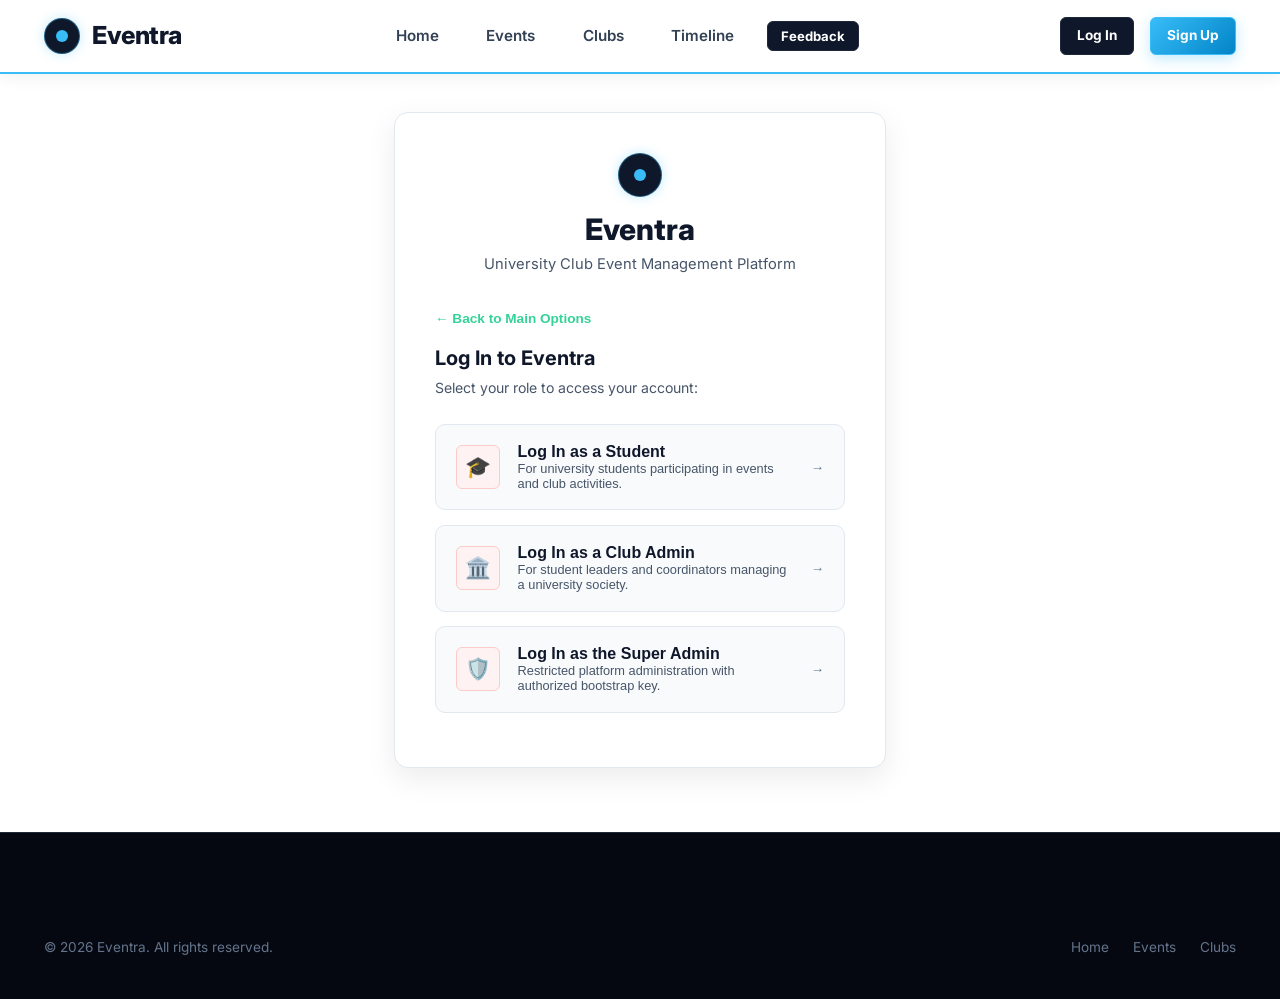
<file: frontend/dashboard-club.html>
<!DOCTYPE html>
<html lang="en">
<head>
  <meta charset="UTF-8">
  <meta name="viewport" content="width=device-width, initial-scale=1.0">
  <title>Club Admin Portal — Eventra</title>
  <meta name="description" content="Manage your university club events, extend registration deadlines, and view participant rosters.">
  <link rel="stylesheet" href="css/main.css">
  <link rel="stylesheet" href="css/animations.css">
  <link rel="stylesheet" href="css/dashboard.css">
</head>
<body>

  <!-- Dynamic Navigation Bar -->
  <div id="navbar-container"></div>

  <!-- Dashboard Layout -->
  <div class="dashboard-layout">
    
    <!-- Sidebar -->
    <aside class="dashboard-sidebar">
      <div>
        <div class="sidebar-profile">
          <div class="sidebar-avatar" id="club-avatar" style="background:var(--grad-accent); color:#ffffff;">C</div>
          <div>
            <div class="sidebar-user-name" id="club-display-name">Club Admin</div>
            <div class="sidebar-user-role" id="club-status-badge">Affiliated Club</div>
          </div>
        </div>

        <ul class="sidebar-menu">
          <li class="sidebar-item active" id="menu-events" onclick="switchClubTab('events')">
            <svg viewBox="0 0 24 24" fill="none" stroke="currentColor" stroke-width="2"><rect x="3" y="4" width="18" height="18" rx="2" ry="2"></rect><line x1="16" y1="2" x2="16" y2="6"></line><line x1="8" y1="2" x2="8" y2="6"></line><line x1="3" y1="10" x2="18" y2="10"></line></svg>
            <span>Club Events</span>
          </li>
          <li class="sidebar-item" id="menu-create" onclick="switchClubTab('create')">
            <svg viewBox="0 0 24 24" fill="none" stroke="currentColor" stroke-width="2"><line x1="12" y1="5" x2="12" y2="19"></line><line x1="5" y1="12" x2="19" y2="12"></line></svg>
            <span>Create New Event</span>
          </li>
          <li class="sidebar-item" id="menu-roster" onclick="switchClubTab('roster')">
            <svg viewBox="0 0 24 24" fill="none" stroke="currentColor" stroke-width="2"><path d="M17 21v-2a4 4 0 0 0-4-4H5a4 4 0 0 0-4 4v2"></path><circle cx="9" cy="7" r="4"></circle><path d="M23 21v-2a4 4 0 0 0-3-3.87"></path><path d="M16 3.13a4 4 0 0 1 0 7.75"></path></svg>
            <span>Participant Roster</span>
          </li>
        </ul>
      </div>

      <div>
        <button class="btn btn-sm btn-glass" onclick="handleLogout()" style="width: 100%;">
          <span>Sign Out</span>
        </button>
      </div>
    </aside>

    <!-- Main Content -->
    <main class="dashboard-main">
      
      <!-- 1. TAB: CLUB EVENTS -->
      <section id="tab-events-view">
        <div class="dashboard-header">
          <div>
            <h1 class="dashboard-title">Club Event Management</h1>
            <p class="dashboard-subtitle">Monitor registrations, edit details, and manage deadlines.</p>
          </div>
          <button class="btn btn-primary" onclick="switchClubTab('create')">
            <span>+ Create Event</span>
          </button>
        </div>

        <!-- Quick Stats -->
        <div class="stats-grid">
          <div class="stat-card">
            <div class="stat-icon-wrap stat-icon-cyan">📊</div>
            <div>
              <div class="stat-number" id="club-stat-total-events">0</div>
              <div class="stat-label">Total Events</div>
            </div>
          </div>
          <div class="stat-card">
            <div class="stat-icon-wrap stat-icon-emerald">👥</div>
            <div>
              <div class="stat-number" id="club-stat-total-attendees">0</div>
              <div class="stat-label">Total Registrations</div>
            </div>
          </div>
          <div class="stat-card">
            <div class="stat-icon-wrap stat-icon-purple">⏰</div>
            <div>
              <div class="stat-number" id="club-stat-active-events">0</div>
              <div class="stat-label">Active Events</div>
            </div>
          </div>
        </div>

        <!-- Events Table -->
        <div class="glass-card" style="padding: 1.5rem; margin-top: 1.5rem;">
          <h3 style="font-size: 1.25rem; margin-bottom: 1.25rem;">Hosted Events</h3>
          <div class="table-responsive">
            <table class="data-table">
              <thead>
                <tr>
                  <th>Event Name</th>
                  <th>Category</th>
                  <th>Schedule</th>
                  <th>Deadline</th>
                  <th>Spots Filled</th>
                  <th>Actions</th>
                </tr>
              </thead>
              <tbody id="club-events-tbody">
                <tr>
                  <td colspan="6" style="text-align:center; padding:3rem; color:var(--text-muted);">
                    Loading club events...
                  </td>
                </tr>
              </tbody>
            </table>
          </div>
        </div>
      </section>

      <!-- 2. TAB: CREATE EVENT WIZARD -->
      <section id="tab-create-view" style="display: none;">
        <div class="dashboard-header">
          <div>
            <h1 class="dashboard-title">Create New Event</h1>
            <p class="dashboard-subtitle">Set up registration parameters, schedule, capacity, and custom questions.</p>
          </div>
          <button class="btn btn-glass" onclick="switchClubTab('events')">Cancel</button>
        </div>

        <div class="wizard-box">
          <form id="create-event-form" onsubmit="handleCreateEventSubmit(event)">
            
            <div class="form-group">
              <label class="form-label">Event Title <span class="required">*</span></label>
              <input type="text" id="ev-title" class="form-control" placeholder="e.g. Annual University AI & Robotics Hackathon 2026" required>
            </div>

            <div style="display: grid; grid-template-columns: 1fr 1fr; gap: 1.25rem;">
              <div class="form-group">
                <label class="form-label">Category <span class="required">*</span></label>
                <select id="ev-category" class="form-control" required>
                  <option value="Technology">Technology &amp; Hackathon</option>
                  <option value="Cultural">Cultural &amp; Festival</option>
                  <option value="Sports">Sports Competition</option>
                  <option value="Academic">Academic / Research Talk</option>
                  <option value="Leadership">Leadership &amp; Workshop</option>
                </select>
              </div>

              <div class="form-group">
                <label class="form-label">Venue / Hall <span class="required">*</span></label>
                <input type="text" id="ev-venue" class="form-control" placeholder="Auditorium B / Innovation Hub" required>
              </div>
            </div>

            <div class="form-group">
              <label class="form-label">Event Description <span class="required">*</span></label>
              <textarea id="ev-description" class="form-control" placeholder="Provide event schedule, eligibility criteria, prize details, and prerequisites..." required></textarea>
            </div>

            <div class="form-group">
              <label class="form-label">Banner Image URL (Optional)</label>
              <input type="url" id="ev-banner" class="form-control" placeholder="https://images.unsplash.com/...">
            </div>

            <div style="display: grid; grid-template-columns: 1fr 1fr 1fr; gap: 1.25rem;">
              <div class="form-group">
                <label class="form-label">Start Time <span class="required">*</span></label>
                <input type="datetime-local" id="ev-start" class="form-control" required>
              </div>

              <div class="form-group">
                <label class="form-label">End Time <span class="required">*</span></label>
                <input type="datetime-local" id="ev-end" class="form-control" required>
              </div>

              <div class="form-group">
                <label class="form-label">Registration Deadline <span class="required">*</span></label>
                <input type="datetime-local" id="ev-deadline" class="form-control" required>
              </div>
            </div>

            <div style="display: grid; grid-template-columns: 1fr 1fr; gap: 1.25rem;">
              <div class="form-group">
                <label class="form-label">Maximum Capacity (Spots) <span class="required">*</span></label>
                <input type="number" id="ev-capacity" class="form-control" min="1" max="10000" value="100" required>
              </div>

              <div class="form-group">
                <label class="form-label">Registration Mode <span class="required">*</span></label>
                <select id="ev-reg-type" class="form-control" onchange="toggleGroupSizeFields(this.value)" required>
                  <option value="individual">Individual Participant</option>
                  <option value="group">Team / Group Registration</option>
                </select>
              </div>
            </div>

            <!-- Group Size Fields (Visible when Registration Mode is Team/Group) -->
            <div id="ev-group-sizes" style="display: none; grid-template-columns: 1fr 1fr; gap: 1.25rem;">
              <div class="form-group">
                <label class="form-label">Min Team Size <span class="required">*</span></label>
                <input type="number" id="ev-min-group" class="form-control" min="2" max="50" value="2">
              </div>
              <div class="form-group">
                <label class="form-label">Max Team Size <span class="required">*</span></label>
                <input type="number" id="ev-max-group" class="form-control" min="2" max="50" value="5">
              </div>
            </div>

            <!-- Custom Form Field Builder -->
            <div style="border-top: 1px solid var(--border-subtle); padding-top: 1.5rem; margin-top: 1.5rem;">
              <div style="display:flex; justify-content:space-between; align-items:center; margin-bottom:1rem;">
                <div>
                  <h4 style="font-size:1.1rem;">Custom Registration Questions</h4>
                  <p style="font-size:0.85rem; color:var(--text-muted);">Request additional information from participants (e.g. GitHub link, T-Shirt size, dietary requirements).</p>
                </div>
                <button type="button" class="btn btn-sm btn-glass" onclick="addCustomFieldRow()">+ Add Question</button>
              </div>

              <div id="custom-fields-rows">
                <!-- Dynamically added custom questions -->
              </div>
            </div>

            <div style="display: flex; justify-content: flex-end; gap: 1rem; margin-top: 2rem;">
              <button type="button" class="btn btn-glass" onclick="switchClubTab('events')">Cancel</button>
              <button type="submit" class="btn btn-primary" id="btn-create-submit">
                <span>Publish Event</span>
              </button>
            </div>
          </form>
        </div>
      </section>

      <!-- 3. TAB: PARTICIPANT ROSTER -->
      <section id="tab-roster-view" style="display: none;">
        <div class="dashboard-header-row" style="display: flex; justify-content: space-between; align-items: flex-start; flex-wrap: wrap; gap: 1rem; margin-bottom: 1.5rem;">
          <div>
            <h1 class="dashboard-title">Participant Roster</h1>
            <p class="dashboard-subtitle">View registered students, team rosters, and answers to your application questions.</p>
          </div>
          <div style="display: flex; gap: 0.75rem; align-items: center;" id="roster-actions-bar">
            <button type="button" class="btn btn-sm btn-glass" onclick="refreshCurrentRoster()" title="Refresh Roster">
              🔄 Refresh
            </button>
            <button type="button" class="btn btn-sm btn-glass" onclick="exportRosterCSV()" id="btn-export-csv" style="display: none;">
              📥 Export CSV
            </button>
          </div>
        </div>

        <div class="glass-card" style="padding: 1.5rem; margin-bottom: 1.5rem;">
          <div style="display: grid; grid-template-columns: repeat(auto-fit, minmax(260px, 1fr)); gap: 1.25rem; align-items: end;">
            <div class="form-group" style="margin-bottom: 0;">
              <label class="form-label">Select Event</label>
              <select id="roster-event-select" class="form-control" onchange="loadEventRoster(this.value)">
                <option value="">-- Choose Event --</option>
              </select>
            </div>
            <div class="form-group" style="margin-bottom: 0;">
              <label class="form-label">Filter Attendees</label>
              <input type="text" id="roster-search-input" class="form-control" placeholder="Search by student name, ID, team..." oninput="handleRosterSearch(this.value)">
            </div>
          </div>

          <!-- Roster Quick Stats -->
          <div id="roster-stats-pills" style="display: none; gap: 1rem; flex-wrap: wrap; margin-top: 1.25rem; padding-top: 1.25rem; border-top: 1px solid var(--border-subtle);">
            <div style="font-size: 0.85rem; color: var(--text-dim); display: flex; align-items: center; gap: 0.4rem;">
              <span>Total Registrations:</span>
              <strong id="stat-roster-total" style="color: var(--text-main); font-size: 0.95rem;">0</strong>
            </div>
            <div style="font-size: 0.85rem; color: var(--text-dim); display: flex; align-items: center; gap: 0.4rem;">
              <span>Individual:</span>
              <strong id="stat-roster-indiv" style="color: var(--accent-cyan); font-size: 0.95rem;">0</strong>
            </div>
            <div style="font-size: 0.85rem; color: var(--text-dim); display: flex; align-items: center; gap: 0.4rem;">
              <span>Teams:</span>
              <strong id="stat-roster-teams" style="color: var(--accent-purple); font-size: 0.95rem;">0</strong>
            </div>
            <div style="font-size: 0.85rem; color: var(--text-dim); display: flex; align-items: center; gap: 0.4rem;">
              <span>Questions Set:</span>
              <strong id="stat-roster-questions" style="color: var(--accent-emerald); font-size: 0.95rem;">0</strong>
            </div>
          </div>
        </div>

        <div class="glass-card" style="padding: 1.5rem;">
          <div class="table-responsive">
            <table class="data-table">
              <thead>
                <tr>
                  <th>Participant</th>
                  <th>Student ID</th>
                  <th>Type / Team</th>
                  <th>Club Question Answers</th>
                  <th>Status</th>
                  <th>Registered</th>
                  <th>Action</th>
                </tr>
              </thead>
              <tbody id="roster-tbody">
                <tr>
                  <td colspan="7" style="text-align:center; padding:3rem; color:var(--text-muted);">
                    Select an event above to view attendee records and custom responses.
                  </td>
                </tr>
              </tbody>
            </table>
          </div>
        </div>
      </section>

    </main>
  </div>

  <!-- Extend Deadline Modal -->
  <div class="modal-overlay" id="deadline-modal">
    <div class="modal-box">
      <button class="modal-close-btn" onclick="closeDeadlineModal()">&times;</button>
      <h3 style="margin-bottom: 0.5rem;">Extend Registration Deadline</h3>
      <p style="font-size: 0.88rem; color: var(--text-muted); margin-bottom: 1.5rem;">
        Provide students more time to register for this event.
      </p>

      <form id="extend-deadline-form" onsubmit="handleDeadlineSubmit(event)">
        <input type="hidden" id="extend-event-id">
        
        <div class="form-group">
          <label class="form-label">New Deadline <span class="required">*</span></label>
          <input type="datetime-local" id="extend-new-deadline" class="form-control" required>
        </div>

        <div class="form-group">
          <label class="form-label">Extension Reason <span class="required">*</span></label>
          <input type="text" id="extend-reason" class="form-control" placeholder="e.g. Student council extension request" required>
        </div>

        <div style="display:flex; justify-content:flex-end; gap:0.75rem; margin-top:1.5rem;">
          <button type="button" class="btn btn-glass" onclick="closeDeadlineModal()">Cancel</button>
          <button type="submit" class="btn btn-primary" id="btn-extend-submit">Confirm Extension</button>
        </div>
      </form>
    </div>
  </div>

  <!-- Participant Detail & Custom Answers Modal -->
  <div class="modal-overlay" id="participant-detail-modal">
    <div class="modal-box" style="max-width: 580px;">
      <button class="modal-close-btn" onclick="closeParticipantModal()">&times;</button>
      <div style="display:flex; align-items:center; gap:0.75rem; margin-bottom:1rem;">
        <div style="width:44px; height:44px; border-radius:50%; background:linear-gradient(135deg, var(--accent-cyan), var(--accent-purple)); display:flex; align-items:center; justify-content:center; font-weight:800; font-size:1.2rem; color:#fff;" id="modal-attendee-avatar">
          S
        </div>
        <div>
          <h3 id="modal-attendee-name" style="margin-bottom:0.2rem; font-size:1.25rem;">Participant Details</h3>
          <div style="font-size:0.82rem; color:var(--text-muted);" id="modal-attendee-sub">Student Record</div>
        </div>
      </div>

      <div style="display:grid; grid-template-columns:1fr 1fr; gap:0.75rem; background:rgba(255,255,255,0.03); border:1px solid var(--border-subtle); border-radius:8px; padding:1rem; margin-bottom:1.25rem; font-size:0.86rem;">
        <div>
          <span style="color:var(--text-dim); display:block; font-size:0.75rem;">STUDENT ID</span>
          <strong id="modal-attendee-id" style="color:var(--text-main); font-family:var(--font-mono);">-</strong>
        </div>
        <div>
          <span style="color:var(--text-dim); display:block; font-size:0.75rem;">EMAIL</span>
          <strong id="modal-attendee-email" style="color:var(--text-main);">-</strong>
        </div>
        <div>
          <span style="color:var(--text-dim); display:block; font-size:0.75rem;">REGISTRATION TYPE / TEAM</span>
          <strong id="modal-attendee-team" style="color:var(--accent-cyan);">-</strong>
        </div>
        <div>
          <span style="color:var(--text-dim); display:block; font-size:0.75rem;">STATUS</span>
          <span id="modal-attendee-status" class="badge badge-emerald">Confirmed</span>
        </div>
        <div style="grid-column: 1 / -1;">
          <span style="color:var(--text-dim); display:block; font-size:0.75rem;">REGISTERED AT</span>
          <span id="modal-attendee-date" style="color:var(--text-muted);">-</span>
        </div>
      </div>

      <div style="margin-bottom: 1.5rem;">
        <h4 style="font-size:0.95rem; font-weight:700; color:var(--accent-cyan); margin-bottom:0.75rem; display:flex; align-items:center; gap:0.4rem;">
          <span>📋</span> Club Application Question Answers
        </h4>
        <div id="modal-attendee-answers" style="display:flex; flex-direction:column; gap:0.6rem;">
          <!-- Dynamically populated -->
        </div>
      </div>

      <div style="display:flex; justify-content:flex-end;">
        <button type="button" class="btn btn-glass" onclick="closeParticipantModal()">Close</button>
      </div>
    </div>
  </div>

  <!-- Scripts -->
  <script src="js/api.js"></script>
  <script src="js/navbar.js"></script>
  <script src="js/feedback.js"></script>
  <script>
    let clubEvents = [];

    document.addEventListener('DOMContentLoaded', async () => {
      const user = window.api.getUser();
      if (!user) {
        window.location.href = 'auth.html?mode=login';
        return;
      }

      // Check role
      if (user.role !== 'club_admin' && user.role !== 'super_admin') {
        window.showToast('Access reserved for certified Club Administrators', 'error');
        window.location.href = 'dashboard-student.html';
        return;
      }

      await loadClubProfile();
      await loadClubEvents();
    });

    async function loadClubProfile() {
      try {
        const res = await window.api.get('/club-admin/me');
        if (res.data) {
          document.getElementById('club-display-name').innerText = res.data.club_name || res.data.name || 'Club Admin';
          document.getElementById('club-avatar').innerText = (res.data.club_name || 'C').charAt(0).toUpperCase();
        }
      } catch (err) {
        console.log('Profile notice:', err);
      }
    }

    async function loadClubEvents() {
      const tbody = document.getElementById('club-events-tbody');
      try {
        const res = await window.api.get('/club-admin/events');
        clubEvents = res.data?.items || res.data || [];

        // Stats
        document.getElementById('club-stat-total-events').innerText = clubEvents.length;
        const totalAttendees = clubEvents.reduce((acc, ev) => acc + (ev.current_registrations || 0), 0);
        document.getElementById('club-stat-total-attendees').innerText = totalAttendees;
        const activeEvents = clubEvents.filter(ev => new Date(ev.registration_deadline) > new Date()).length;
        document.getElementById('club-stat-active-events').innerText = activeEvents;

        // Populate Roster Dropdown
        const select = document.getElementById('roster-event-select');
        select.innerHTML = '<option value="">-- Choose Event --</option>' + 
          clubEvents.map(e => `<option value="${e.id}">${escapeHtml(e.name || e.title || 'Untitled Event')}</option>`).join('');

        if (clubEvents.length === 0) {
          tbody.innerHTML = `
            <tr>
              <td colspan="6" style="text-align:center; padding:3rem; color:var(--text-muted);">
                You haven't published any events yet. Click "+ Create Event" to get started!
              </td>
            </tr>
          `;
          return;
        }

        tbody.innerHTML = clubEvents.map(ev => {
          const isExpired = new Date(ev.registration_deadline) <= new Date();
          const startDate = new Date(ev.event_date || ev.start_time).toLocaleDateString('en-US', { month:'short', day:'numeric' });
          const deadlineDate = new Date(ev.registration_deadline).toLocaleDateString('en-US', { month:'short', day:'numeric', hour:'2-digit', minute:'2-digit' });
          
          return `
            <tr>
              <td>
                <div style="font-weight:700; color:var(--text-main);">${escapeHtml(ev.name || ev.title || 'Untitled Event')}</div>
                <div style="font-size:0.78rem; color:var(--text-dim);">${escapeHtml(ev.venue || 'Campus')}</div>
              </td>
              <td><span class="badge badge-purple">${escapeHtml(ev.category || 'General')}</span></td>
              <td>${startDate}</td>
              <td>
                <div style="color:${isExpired ? 'var(--accent-rose)' : 'var(--accent-cyan)'}; font-size:0.85rem; font-family:var(--font-mono);">
                  ${deadlineDate}
                </div>
                ${isExpired ? '<span class="badge badge-rose" style="margin-top:0.2rem;">Expired</span>' : ''}
              </td>
              <td>
                <strong>${ev.registration_count || ev.current_registrations || 0}</strong> / ${ev.max_participants || ev.max_capacity || 100}
              </td>
              <td>
                <div class="action-buttons">
                  <button class="btn btn-sm btn-glass" onclick="openDeadlineModal('${ev.id}', '${ev.registration_deadline}')" title="Extend Deadline">
                    ⏳ Extend
                  </button>
                  <button class="btn btn-sm btn-glass" onclick="viewEventRoster('${ev.id}')" title="View Attendee Roster">
                    👥 Roster
                  </button>
                  <button class="btn btn-sm btn-danger" onclick="deleteEvent('${ev.id}')" title="Delete Event">
                    ✕
                  </button>
                </div>
              </td>
            </tr>
          `;
        }).join('');
      } catch (err) {
        tbody.innerHTML = `
          <tr><td colspan="6" style="text-align:center; color:var(--accent-rose); padding:2rem;">
            Failed to load events: ${err.message}
          </td></tr>
        `;
      }
    }

    function switchClubTab(tab) {
      document.getElementById('tab-events-view').style.display = tab === 'events' ? 'block' : 'none';
      document.getElementById('tab-create-view').style.display = tab === 'create' ? 'block' : 'none';
      document.getElementById('tab-roster-view').style.display = tab === 'roster' ? 'block' : 'none';

      document.getElementById('menu-events').className = `sidebar-item ${tab === 'events' ? 'active' : ''}`;
      document.getElementById('menu-create').className = `sidebar-item ${tab === 'create' ? 'active' : ''}`;
      document.getElementById('menu-roster').className = `sidebar-item ${tab === 'roster' ? 'active' : ''}`;
    }

    function addCustomFieldRow() {
      const container = document.getElementById('custom-fields-rows');
      const row = document.createElement('div');
      row.className = 'field-item-row';
      row.innerHTML = `
        <input type="text" class="form-control cf-label" placeholder="Question Title (e.g. GitHub URL, T-Shirt Size)">
        <select class="form-control cf-type">
          <option value="text">Text Answer</option>
          <option value="number">Numeric</option>
          <option value="email">Email</option>
        </select>
        <label style="display:flex; align-items:center; gap:0.4rem; font-size:0.85rem; cursor:pointer;">
          <input type="checkbox" class="cf-required"> Required
        </label>
        <button type="button" class="btn btn-sm btn-danger" onclick="this.parentElement.remove()">✕</button>
      `;
      container.appendChild(row);
    }

    function toggleGroupSizeFields(val) {
      const groupDiv = document.getElementById('ev-group-sizes');
      if (groupDiv) groupDiv.style.display = val === 'group' ? 'grid' : 'none';
    }

    async function handleCreateEventSubmit(e) {
      e.preventDefault();
      const btn = document.getElementById('btn-create-submit');
      btn.disabled = true;
      btn.innerText = 'Publishing Event...';

      const title = document.getElementById('ev-title').value.trim();
      const venue = document.getElementById('ev-venue').value.trim();
      const description = document.getElementById('ev-description').value.trim();
      const shortDesc = document.getElementById('ev-short-desc')?.value.trim() || title;
      const bannerUrl = document.getElementById('ev-banner')?.value.trim() || undefined;
      const startVal = document.getElementById('ev-start').value;
      const endVal = document.getElementById('ev-end')?.value || startVal;
      const deadlineVal = document.getElementById('ev-deadline').value;
      const capacity = parseInt(document.getElementById('ev-capacity').value) || 100;
      const regType = document.getElementById('ev-reg-type').value || 'individual';
      const minGroup = regType === 'group' ? (parseInt(document.getElementById('ev-min-group')?.value) || 2) : 1;
      const maxGroup = regType === 'group' ? (parseInt(document.getElementById('ev-max-group')?.value) || 5) : 1;

      const startTime = new Date(startVal).toISOString();
      const endTime = new Date(endVal).toISOString();
      const deadlineTime = new Date(deadlineVal).toISOString();

      // Gather custom fields
      const customFields = [];
      document.querySelectorAll('.field-item-row').forEach((row, idx) => {
        const label = row.querySelector('.cf-label').value.trim();
        const type = row.querySelector('.cf-type').value;
        const required = row.querySelector('.cf-required').checked;
        if (label) {
          customFields.push({
            field_name: label,
            field_type: type,
            is_required: required,
            sort_order: idx + 1,
            // Backwards compatibility
            name: label.toLowerCase().replace(/[^a-z0-9]/g, '_'),
            label: label,
            type: type,
            required: required
          });
        }
      });

      const payload = {
        name: title,
        title: title,
        short_description: shortDesc,
        description: description,
        event_date: startTime,
        start_time: startTime,
        end_time: endTime,
        registration_deadline: deadlineTime,
        venue: venue,
        participation_type: regType,
        registration_type: regType,
        min_group_size: minGroup,
        max_group_size: maxGroup,
        max_participants: capacity,
        max_capacity: capacity,
        category: document.getElementById('ev-category')?.value || 'tech',
        banner_url: bannerUrl,
        custom_fields: customFields
      };

      try {
        await window.api.post('/club-admin/events', payload);
        window.showToast('Event published successfully!', 'success');
        document.getElementById('create-event-form').reset();
        document.getElementById('custom-fields-rows').innerHTML = '';
        switchClubTab('events');
        await loadClubEvents();
      } catch (err) {
        window.showToast(err.message || 'Failed to create event', 'error');
      } finally {
        btn.disabled = false;
        btn.innerHTML = '<span>Publish Event</span>';
      }
    }

    function openDeadlineModal(eventId, currentDeadline) {
      document.getElementById('extend-event-id').value = eventId;
      document.getElementById('extend-new-deadline').value = '';
      document.getElementById('extend-reason').value = '';
      document.getElementById('deadline-modal').classList.add('active');
    }

    function closeDeadlineModal() {
      document.getElementById('deadline-modal').classList.remove('active');
    }

    async function handleDeadlineSubmit(e) {
      e.preventDefault();
      const eventId = document.getElementById('extend-event-id').value;
      const newDeadline = new Date(document.getElementById('extend-new-deadline').value).toISOString();
      const reason = document.getElementById('extend-reason').value.trim();

      const btn = document.getElementById('btn-extend-submit');
      btn.disabled = true;
      btn.innerText = 'Extending...';

      try {
        await window.api.post(`/club-admin/events/${eventId}/extend-deadline`, {
          new_deadline: newDeadline,
          reason: reason
        });
        window.showToast('Deadline extended successfully!', 'success');
        closeDeadlineModal();
        await loadClubEvents();
      } catch (err) {
        window.showToast(err.message || 'Failed to extend deadline', 'error');
      } finally {
        btn.disabled = false;
        btn.innerText = 'Confirm Extension';
      }
    }

    let currentRosterList = [];
    let currentCustomQuestions = [];
    let currentEventDetails = null;

    function viewEventRoster(eventId) {
      switchClubTab('roster');
      const select = document.getElementById('roster-event-select');
      select.value = eventId;
      loadEventRoster(eventId);
    }

    function refreshCurrentRoster() {
      const select = document.getElementById('roster-event-select');
      if (select && select.value) {
        loadEventRoster(select.value);
      }
    }

    function parseResponses(data) {
      if (!data) return {};
      if (typeof data === 'object') return data;
      try {
        return JSON.parse(data);
      } catch (e) {
        return {};
      }
    }

    async function loadEventRoster(eventId) {
      const tbody = document.getElementById('roster-tbody');
      const statsPills = document.getElementById('roster-stats-pills');
      const exportBtn = document.getElementById('btn-export-csv');
      const searchInput = document.getElementById('roster-search-input');
      if (searchInput) searchInput.value = '';

      if (!eventId) {
        tbody.innerHTML = '<tr><td colspan="7" style="text-align:center; padding:3rem; color:var(--text-muted);">Select an event above to view attendee records and custom responses.</td></tr>';
        if (statsPills) statsPills.style.display = 'none';
        if (exportBtn) exportBtn.style.display = 'none';
        currentRosterList = [];
        return;
      }

      tbody.innerHTML = '<tr><td colspan="7" style="text-align:center; padding:2rem;">Loading attendee roster...</td></tr>';

      try {
        const res = await window.api.get(`/club-admin/events/${eventId}/registrations`);
        const list = res.data?.items || res.data?.registrations?.items || (Array.isArray(res.data) ? res.data : []);
        currentRosterList = list;
        currentCustomQuestions = res.data?.custom_fields || [];
        currentEventDetails = res.data?.event || null;

        // Update stats
        if (statsPills) {
          statsPills.style.display = 'flex';
          document.getElementById('stat-roster-total').innerText = list.length;
          document.getElementById('stat-roster-indiv').innerText = list.filter(x => !x.team_name && x.registration_type !== 'group').length;
          document.getElementById('stat-roster-teams').innerText = list.filter(x => x.team_name || x.registration_type === 'group').length;
          document.getElementById('stat-roster-questions').innerText = currentCustomQuestions.length;
        }
        if (exportBtn) exportBtn.style.display = list.length > 0 ? 'inline-block' : 'none';

        renderRosterTable(list);
      } catch (err) {
        tbody.innerHTML = `<tr><td colspan="7" style="text-align:center; color:var(--accent-rose); padding:2rem;">Failed to load roster: ${escapeHtml(err.message)}</td></tr>`;
      }
    }

    function handleRosterSearch(query) {
      const q = (query || '').toLowerCase().trim();
      if (!q) {
        renderRosterTable(currentRosterList);
        return;
      }
      const filtered = currentRosterList.filter(item => {
        const name = (item.student_name || item.name || '').toLowerCase();
        const id = (item.student_reg_no || item.student_id || '').toLowerCase();
        const email = (item.student_email || item.email || '').toLowerCase();
        const team = (item.team_name || '').toLowerCase();
        const answersStr = JSON.stringify(item.custom_fields_data || '').toLowerCase();
        return name.includes(q) || id.includes(q) || email.includes(q) || team.includes(q) || answersStr.includes(q);
      });
      renderRosterTable(filtered);
    }

    function renderRosterTable(list) {
      const tbody = document.getElementById('roster-tbody');

      if (!list || list.length === 0) {
        tbody.innerHTML = '<tr><td colspan="7" style="text-align:center; padding:3rem; color:var(--text-muted);">No attendee registrations matching your criteria.</td></tr>';
        return;
      }

      tbody.innerHTML = list.map((item, idx) => {
        const studentName = item.student_name || item.name || 'Student';
        const studentId = item.student_reg_no || item.student_id || '-';
        const email = item.student_email || item.email || '-';
        const team = item.team_name ? `Team: ${item.team_name}` : (item.registration_type === 'group' ? 'Group Pass' : 'Individual Pass');
        const dateStr = item.created_at ? new Date(item.created_at).toLocaleDateString('en-US', { month: 'short', day: 'numeric', year: 'numeric' }) : '-';

        // Parse custom questions answers
        const responses = parseResponses(item.custom_fields_data);
        const responseEntries = Object.entries(responses);

        let answersHtml = '';
        if (responseEntries.length === 0) {
          answersHtml = '<span style="color:var(--text-dim); font-size:0.8rem;">None (Standard Pass)</span>';
        } else {
          answersHtml = `
            <div style="display:flex; flex-direction:column; gap:0.35rem; max-width:280px;">
              ${responseEntries.map(([q, a]) => `
                <div style="font-size:0.8rem; background:rgba(255,255,255,0.04); padding:4px 8px; border-radius:4px; border:1px solid rgba(255,255,255,0.08); line-height:1.3;">
                  <strong style="color:var(--accent-cyan);">${escapeHtml(q)}:</strong> 
                  <span style="color:var(--text-main);">${escapeHtml(String(a))}</span>
                </div>
              `).join('')}
            </div>
          `;
        }

        const originalIndex = currentRosterList.indexOf(item);

        return `
          <tr>
            <td>
              <div style="font-weight:700; color:var(--text-main); font-size:0.95rem;">${escapeHtml(studentName)}</div>
              <div style="font-size:0.78rem; color:var(--text-dim);">${escapeHtml(email)}</div>
              ${item.phone ? `<div style="font-size:0.75rem; color:var(--text-muted);">📞 ${escapeHtml(item.phone)}</div>` : ''}
            </td>
            <td><span class="badge badge-purple" style="font-family:var(--font-mono);">${escapeHtml(studentId)}</span></td>
            <td>
              <span class="badge ${item.team_name ? 'badge-cyan' : 'badge-glass'}">
                ${escapeHtml(team)}
              </span>
            </td>
            <td>
              ${answersHtml}
            </td>
            <td><span class="badge ${item.status === 'confirmed' ? 'badge-emerald' : 'badge-amber'}">${escapeHtml(item.status || 'Confirmed')}</span></td>
            <td style="font-size:0.82rem; color:var(--text-dim);">${dateStr}</td>
            <td>
              <button class="btn btn-xs btn-glass" onclick="openParticipantModal(${originalIndex})" title="View Full Attendee Record">
                🔍 Details
              </button>
            </td>
          </tr>
        `;
      }).join('');
    }

    function openParticipantModal(idx) {
      const item = currentRosterList[idx];
      if (!item) return;

      const studentName = item.student_name || item.name || 'Student';
      const studentId = item.student_reg_no || item.student_id || '-';
      const email = item.student_email || item.email || '-';
      const team = item.team_name ? `Team: ${item.team_name}` : (item.registration_type === 'group' ? 'Group Registration' : 'Individual Pass');
      const dateStr = item.created_at ? new Date(item.created_at).toLocaleString('en-US', {
        weekday: 'short', month: 'short', day: 'numeric', year: 'numeric', hour: '2-digit', minute: '2-digit'
      }) : '-';

      document.getElementById('modal-attendee-avatar').innerText = studentName.charAt(0).toUpperCase();
      document.getElementById('modal-attendee-name').innerText = studentName;
      document.getElementById('modal-attendee-sub').innerText = item.department ? `${item.department} — Registered Attendee` : 'Registered Event Attendee';
      document.getElementById('modal-attendee-id').innerText = studentId;
      document.getElementById('modal-attendee-email').innerText = email;
      document.getElementById('modal-attendee-team').innerText = team;
      document.getElementById('modal-attendee-status').innerText = (item.status || 'Confirmed').toUpperCase();
      document.getElementById('modal-attendee-date').innerText = dateStr;

      // Render all question answers
      const answersContainer = document.getElementById('modal-attendee-answers');
      answersContainer.innerHTML = '';

      const responses = parseResponses(item.custom_fields_data);
      const answeredKeys = Object.keys(responses);

      if (currentCustomQuestions.length === 0 && answeredKeys.length === 0) {
        answersContainer.innerHTML = `
          <div style="padding:1rem; text-align:center; color:var(--text-muted); background:rgba(255,255,255,0.02); border-radius:6px;">
            No custom application questions were required for this event.
          </div>
        `;
      } else {
        // Collect all questions: from currentCustomQuestions or from answers
        const questionMap = new Map();
        currentCustomQuestions.forEach(q => {
          const key = q.field_name || q.name || q.label;
          questionMap.set(key, { label: key, type: q.field_type || 'text', required: q.is_required });
        });
        answeredKeys.forEach(k => {
          if (!questionMap.has(k)) {
            questionMap.set(k, { label: k, type: 'text', required: false });
          }
        });

        questionMap.forEach((meta, qTitle) => {
          const answer = responses[qTitle] !== undefined ? responses[qTitle] : '<span style="color:var(--text-dim); font-style:italic;">No response provided</span>';
          const card = document.createElement('div');
          card.style.cssText = 'background:rgba(255,255,255,0.03); border:1px solid var(--border-subtle); border-radius:8px; padding:0.85rem 1rem;';
          card.innerHTML = `
            <div style="font-size:0.75rem; text-transform:uppercase; color:var(--accent-cyan); font-weight:700; margin-bottom:0.35rem; display:flex; justify-content:space-between;">
              <span>${escapeHtml(qTitle)} ${meta.required ? '<span style="color:var(--accent-rose);">*</span>' : ''}</span>
              <span style="color:var(--text-dim); text-transform:none; font-weight:normal;">${escapeHtml(meta.type || 'text')}</span>
            </div>
            <div style="font-size:0.95rem; color:var(--text-main); font-weight:500; word-break:break-word;">
              ${typeof answer === 'string' && answer.startsWith('<span') ? answer : escapeHtml(String(answer))}
            </div>
          `;
          answersContainer.appendChild(card);
        });
      }

      document.getElementById('participant-detail-modal').classList.add('active');
    }

    function closeParticipantModal() {
      document.getElementById('participant-detail-modal').classList.remove('active');
    }

    function exportRosterCSV() {
      if (!currentRosterList || currentRosterList.length === 0) {
        window.showToast('No attendees to export', 'info');
        return;
      }

      // Collect all question keys
      const questionKeys = [];
      currentCustomQuestions.forEach(q => {
        const key = q.field_name || q.name || q.label;
        if (key && !questionKeys.includes(key)) questionKeys.push(key);
      });
      currentRosterList.forEach(item => {
        const resp = parseResponses(item.custom_fields_data);
        Object.keys(resp).forEach(k => {
          if (!questionKeys.includes(k)) questionKeys.push(k);
        });
      });

      const headers = ['Attendee Name', 'Student ID', 'Email', 'Phone', 'Registration Type', 'Team Name', 'Status', 'Registered At', ...questionKeys];
      
      const escapeCsv = (val) => {
        if (val === null || val === undefined) return '""';
        const str = String(val).replace(/"/g, '""');
        return `"${str}"`;
      };

      const rows = currentRosterList.map(item => {
        const studentName = item.student_name || item.name || '';
        const studentId = item.student_reg_no || item.student_id || '';
        const email = item.student_email || item.email || '';
        const phone = item.phone || '';
        const regType = item.registration_type || 'individual';
        const teamName = item.team_name || '';
        const status = item.status || 'confirmed';
        const dateStr = item.created_at ? new Date(item.created_at).toISOString() : '';
        const resp = parseResponses(item.custom_fields_data);

        const answerCols = questionKeys.map(k => resp[k] !== undefined ? resp[k] : '');

        return [
          escapeCsv(studentName),
          escapeCsv(studentId),
          escapeCsv(email),
          escapeCsv(phone),
          escapeCsv(regType),
          escapeCsv(teamName),
          escapeCsv(status),
          escapeCsv(dateStr),
          ...answerCols.map(escapeCsv)
        ].join(',');
      });

      const csvContent = [headers.map(escapeCsv).join(','), ...rows].join('\r\n');
      const blob = new Blob([csvContent], { type: 'text/csv;charset=utf-8;' });
      const url = URL.createObjectURL(blob);
      const a = document.createElement('a');
      a.href = url;
      const eventName = (currentEventDetails?.name || 'Event').replace(/[^a-zA-Z0-9_-]/g, '_');
      a.download = `Eventra_Roster_${eventName}.csv`;
      document.body.appendChild(a);
      a.click();
      document.body.removeChild(a);
      URL.revokeObjectURL(url);
      window.showToast('Attendee roster CSV downloaded!', 'success');
    }

    async function deleteEvent(eventId) {
      if (!confirm('Are you sure you want to cancel and delete this event? This action cannot be undone.')) return;
      try {
        await window.api.delete(`/club-admin/events/${eventId}`);
        window.showToast('Event removed', 'info');
        await loadClubEvents();
      } catch (err) {
        window.showToast(err.message || 'Failed to delete event', 'error');
      }
    }
  </script>
</body>
</html>
</file>
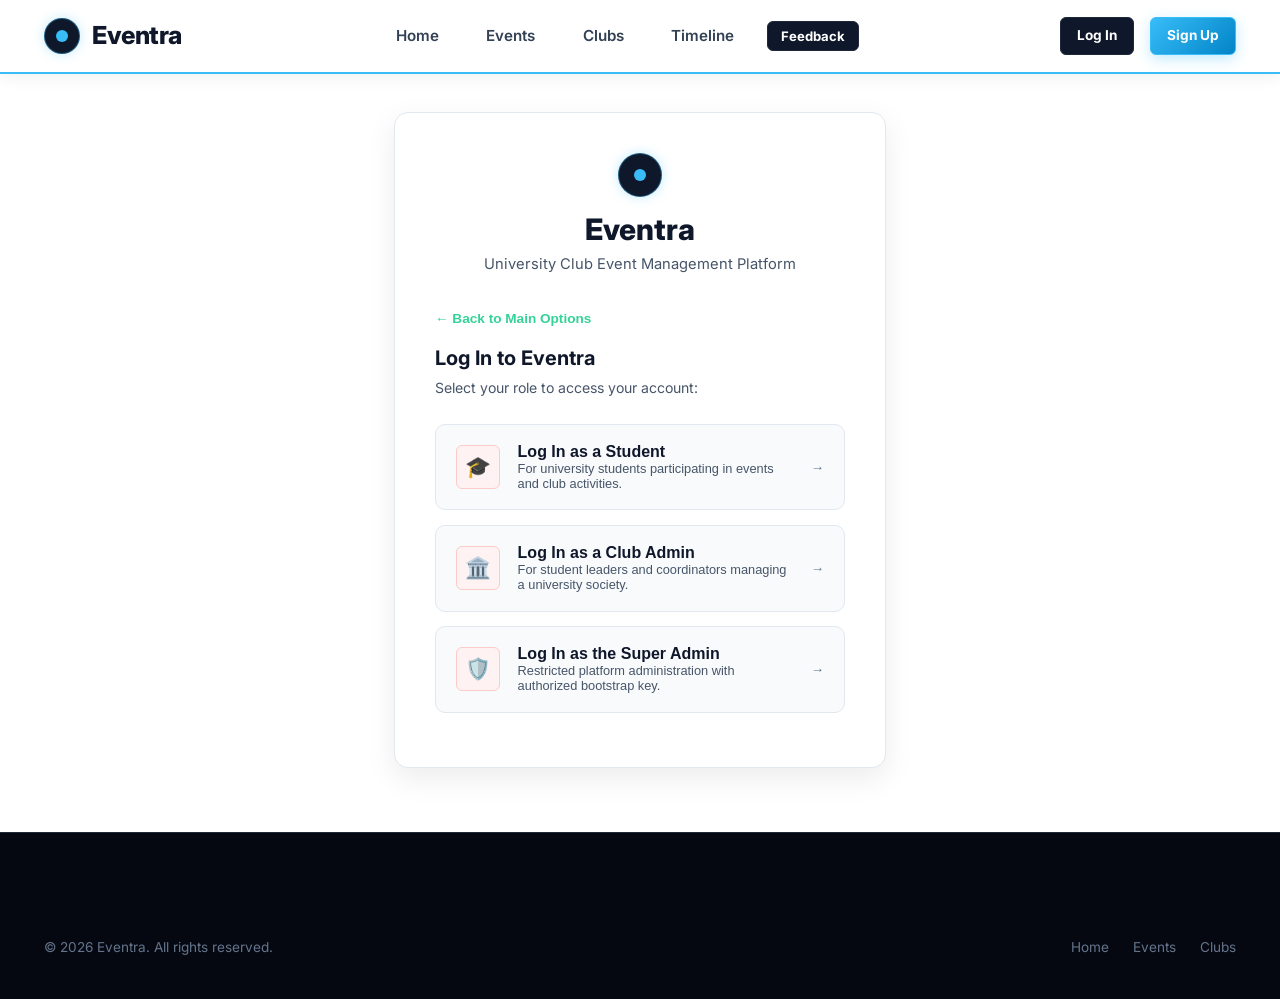
<file: frontend/dashboard-student.html>
<!DOCTYPE html>
<html lang="en">
<head>
  <meta charset="UTF-8">
  <meta name="viewport" content="width=device-width, initial-scale=1.0">
  <title>Student Portal — Eventra</title>
  <meta name="description" content="View your registered events, event passes, and digital tickets on Eventra.">
  <link rel="stylesheet" href="css/main.css">
  <link rel="stylesheet" href="css/animations.css">
  <link rel="stylesheet" href="css/dashboard.css">
</head>
<body>

  <!-- Dynamic Navigation Bar -->
  <div id="navbar-container"></div>

  <!-- Dashboard Layout -->
  <div class="dashboard-layout">
    
    <!-- Sidebar -->
    <aside class="dashboard-sidebar">
      <div>
        <div class="sidebar-profile">
          <div class="sidebar-avatar" id="student-avatar">S</div>
          <div>
            <div class="sidebar-user-name" id="student-name">Student Name</div>
            <div class="sidebar-user-role" id="student-id-display">ID: -</div>
          </div>
        </div>

        <ul class="sidebar-menu">
          <li class="sidebar-item active" onclick="switchStudentTab('tickets')">
            <svg viewBox="0 0 24 24" fill="none" stroke="currentColor" stroke-width="2"><rect x="2" y="7" width="20" height="14" rx="2" ry="2"></rect><path d="M16 21V5a2 2 0 0 0-2-2h-4a2 2 0 0 0-2 2v16"></path></svg>
            <span>My Event Passes</span>
          </li>
          <li class="sidebar-item" onclick="window.location.href='events.html'">
            <svg viewBox="0 0 24 24" fill="none" stroke="currentColor" stroke-width="2"><circle cx="11" cy="11" r="8"></circle><line x1="21" y1="21" x2="16.65" y2="16.65"></line></svg>
            <span>Browse Events</span>
          </li>
          <li class="sidebar-item" onclick="openFeedbackModal()">
            <svg viewBox="0 0 24 24" fill="none" stroke="currentColor" stroke-width="2"><path d="M21 15a2 2 0 0 1-2 2H7l-4 4V5a2 2 0 0 1 2-2h14a2 2 0 0 1 2 2z"></path></svg>
            <span>Campus Feedback</span>
          </li>
        </ul>
      </div>

      <div>
        <button class="btn btn-sm btn-glass" onclick="handleLogout()" style="width: 100%;">
          <span>Sign Out</span>
        </button>
      </div>
    </aside>

    <!-- Main Dashboard Content -->
    <main class="dashboard-main">
      <div class="dashboard-header">
        <div>
          <h1 class="dashboard-title">Student Portal</h1>
          <p class="dashboard-subtitle">Manage your event tickets, registrations, and society passes.</p>
        </div>
        <a href="events.html" class="btn btn-primary">
          <span>+ Find New Events</span>
        </a>
      </div>

      <!-- Stats Grid -->
      <div class="stats-grid">
        <div class="stat-card">
          <div class="stat-icon-wrap stat-icon-cyan">
            <svg width="24" height="24" viewBox="0 0 24 24" fill="none" stroke="currentColor" stroke-width="2"><path d="M14 2H6a2 2 0 0 0-2 2v16a2 2 0 0 0 2 2h12a2 2 0 0 0 2-2V8z"></path><polyline points="14 2 14 8 20 8"></polyline><line x1="16" y1="13" x2="8" y2="13"></line><line x1="16" y1="17" x2="8" y2="17"></line><polyline points="10 9 9 9 8 9"></polyline></svg>
          </div>
          <div>
            <div class="stat-number" id="stat-total-reg">0</div>
            <div class="stat-label">Total Passes</div>
          </div>
        </div>

        <div class="stat-card">
          <div class="stat-icon-wrap stat-icon-emerald">
            <svg width="24" height="24" viewBox="0 0 24 24" fill="none" stroke="currentColor" stroke-width="2"><circle cx="12" cy="12" r="10"></circle><polyline points="12 6 12 12 14 14"></polyline></svg>
          </div>
          <div>
            <div class="stat-number" id="stat-upcoming-reg">0</div>
            <div class="stat-label">Upcoming Events</div>
          </div>
        </div>

        <div class="stat-card">
          <div class="stat-icon-wrap stat-icon-purple">
            <svg width="24" height="24" viewBox="0 0 24 24" fill="none" stroke="currentColor" stroke-width="2"><path d="M22 11.08V12a10 10 0 1 1-5.93-9.14"></path><polyline points="22 4 12 14.01 9 11.01"></polyline></svg>
          </div>
          <div>
            <div class="stat-number" id="stat-confirmed-reg">0</div>
            <div class="stat-label">Confirmed Status</div>
          </div>
        </div>
      </div>

      <!-- Passes & Registrations Container -->
      <div style="margin-top: 2rem;">
        <h2 style="font-size: 1.4rem; font-weight: 700; margin-bottom: 1.25rem;">My Active Tickets</h2>
        
        <div id="tickets-list">
          <div style="text-align: center; padding: 4rem 0;">
            <div style="width: 40px; height: 40px; border: 3px solid rgba(0, 242, 254, 0.2); border-top-color: var(--accent-cyan); border-radius: 50%; animation: rotateRing 1s linear infinite; margin: 0 auto 1rem;"></div>
            <p style="color:var(--text-muted);">Retrieving your registration passes...</p>
          </div>
        </div>
      </div>

    </main>

  </div>

  <!-- Digital Pass Modal -->
  <div class="modal-overlay" id="ticket-modal">
    <div class="modal-box" style="max-width: 480px; text-align: center;">
      <button class="modal-close-btn" onclick="closeTicketModal()">&times;</button>
      
      <div style="margin-bottom: 1rem;">
        <span class="badge badge-purple" id="modal-pass-club">University Club</span>
        <h3 id="modal-pass-event" style="margin-top: 0.5rem; margin-bottom: 0.25rem; font-size: 1.35rem;">Campus Event</h3>
        <p style="font-size: 0.85rem; color: var(--text-muted);" id="modal-pass-type">Attendee Pass</p>
      </div>

      <!-- Scannable High-Res QR Code Container -->
      <div style="background: #ffffff; padding: 1.25rem; border-radius: 12px; display: inline-block; box-shadow: 0 8px 30px rgba(0,0,0,0.5); margin: 0 auto 1.25rem;">
        <img id="modal-pass-qr-img" src="" alt="Attendee QR Pass" width="220" height="220" style="display: block; border-radius: 4px; margin: 0 auto;">
        <div style="font-family: var(--font-mono); font-weight: 800; color: #070913; font-size: 0.95rem; margin-top: 0.5rem; letter-spacing: 0.1em;" id="modal-pass-code">
          PASS: -
        </div>
      </div>

      <div style="background: rgba(255,255,255,0.03); border: 1px solid var(--border-subtle); border-radius: 8px; padding: 1rem; text-align: left; margin-bottom: 1.25rem; font-size: 0.88rem; display: grid; grid-template-columns: 1fr 1fr; gap: 0.75rem;">
        <div>
          <span style="color: var(--text-dim); font-size: 0.75rem; display: block;">ATTENDEE NAME</span>
          <strong id="modal-pass-student" style="color: var(--text-main);">-</strong>
        </div>
        <div>
          <span style="color: var(--text-dim); font-size: 0.75rem; display: block;">STUDENT ID</span>
          <strong id="modal-pass-id" style="color: var(--accent-cyan); font-family: var(--font-mono);">-</strong>
        </div>
        <div>
          <span style="color: var(--text-dim); font-size: 0.75rem; display: block;">EMAIL</span>
          <span id="modal-pass-email" style="color: var(--text-muted); word-break: break-all;">-</span>
        </div>
        <div>
          <span style="color: var(--text-dim); font-size: 0.75rem; display: block;">STATUS</span>
          <span id="modal-pass-status" class="badge badge-emerald">CONFIRMED</span>
        </div>
        <div>
          <span style="color: var(--text-dim); font-size: 0.75rem; display: block;">VENUE</span>
          <span id="modal-pass-venue" style="color: var(--text-main);">-</span>
        </div>
        <div>
          <span style="color: var(--text-dim); font-size: 0.75rem; display: block;">EVENT DATE</span>
          <span id="modal-pass-date" style="color: var(--text-main);">-</span>
        </div>
      </div>

      <p style="font-size: 0.78rem; color: var(--text-dim); margin-bottom: 1.25rem;">
        📸 Gate entrance staff can scan this QR code with any phone camera or barcode reader to verify attendee credentials.
      </p>

      <div style="display: flex; gap: 0.75rem; justify-content: center;">
        <button type="button" class="btn btn-glass" onclick="closeTicketModal()">Close</button>
        <button type="button" class="btn btn-primary" onclick="window.print()">🖨️ Print Pass</button>
      </div>
    </div>
  </div>

  <!-- Scripts -->
  <script src="js/api.js"></script>
  <script src="js/navbar.js"></script>
  <script src="js/feedback.js"></script>
  <script>
    let myRegistrations = [];

    document.addEventListener('DOMContentLoaded', async () => {
      const user = window.api.getUser();
      if (!user) {
        window.location.href = 'auth.html?mode=login';
        return;
      }

      // Populate user info
      document.getElementById('student-name').innerText = user.name || user.email.split('@')[0];
      document.getElementById('student-avatar').innerText = (user.name || user.email).charAt(0).toUpperCase();
      document.getElementById('student-id-display').innerText = user.student_id ? `ID: ${user.student_id}` : (user.department || user.email);

      await loadRegistrations();
    });

    async function loadRegistrations() {
      const list = document.getElementById('tickets-list');
      const user = window.api.getUser() || {};

      try {
        const res = await window.api.get('/student/registrations');
        myRegistrations = res.data || [];

        document.getElementById('stat-total-reg').innerText = myRegistrations.length;
        document.getElementById('stat-upcoming-reg').innerText = myRegistrations.filter(r => new Date(r.event_date || r.event_start_time || r.start_time || r.created_at) > new Date()).length;
        document.getElementById('stat-confirmed-reg').innerText = myRegistrations.filter(r => r.status === 'confirmed').length;

        if (myRegistrations.length === 0) {
          list.innerHTML = `
            <div class="glass-card" style="text-align: center; padding: 4rem 2rem;">
              <div style="font-size: 3rem; margin-bottom: 0.75rem;">🎟️</div>
              <h3 style="font-size: 1.3rem; margin-bottom: 0.5rem;">No Event Passes Found</h3>
              <p style="color: var(--text-muted); max-width: 420px; margin: 0 auto 1.5rem;">
                You haven't registered for any campus events yet. Explore upcoming hackathons, fests, and workshops!
              </p>
              <a href="events.html" class="btn btn-primary">Discover Events</a>
            </div>
          `;
          return;
        }

        list.innerHTML = myRegistrations.map((reg, idx) => {
          const rawDate = reg.event_date || reg.event_start_time || reg.start_time || reg.created_at;
          const eventDate = new Date(rawDate).toLocaleDateString('en-US', {
            weekday: 'short', month: 'short', day: 'numeric', year: 'numeric'
          });
          const eventTime = new Date(rawDate).toLocaleTimeString('en-US', {
            hour: '2-digit', minute: '2-digit'
          });

          const regCode = (reg.id || 'PASS').substring(0, 8).toUpperCase();
          const studentName = reg.student_name || user.name || (user.email ? user.email.split('@')[0] : 'Attendee');
          const studentId = reg.student_reg_no || reg.student_id || user.student_id || user.registration_number || 'N/A';
          const studentEmail = reg.student_email || reg.email || user.email || 'N/A';
          const eventName = reg.event_name || reg.event_title || 'Campus Event';
          const clubName = reg.club_name || 'University Club';
          const venue = reg.venue || 'Campus Auditorium';
          const teamName = reg.team_name ? `Team: ${reg.team_name}` : 'Individual Pass';

          // Detailed scannable pass credentials string
          const qrData = [
            `🎓 EVENTRA CAMPUS PASS`,
            `Event: ${eventName}`,
            `Club: ${clubName}`,
            `Attendee: ${studentName}`,
            `Student ID: ${studentId}`,
            `Email: ${studentEmail}`,
            `Pass ID: PASS-${regCode}`,
            `Type: ${teamName}`,
            `Status: ${(reg.status || 'confirmed').toUpperCase()}`,
            `Venue: ${venue}`,
            `Date: ${eventDate}`
          ].join('\n');

          const qrUrl = `https://api.qrserver.com/v1/create-qr-code/?size=220x220&margin=4&data=${encodeURIComponent(qrData)}`;

          return `
            <div class="ticket-pass">
              <div class="ticket-notch-top"></div>
              <div class="ticket-notch-bottom"></div>

              <div class="ticket-main">
                <div style="display:flex; justify-content:space-between; align-items:center; margin-bottom:0.75rem;">
                  <span class="badge badge-purple">${escapeHtml(clubName)}</span>
                  <span class="badge ${reg.status === 'confirmed' ? 'badge-emerald' : 'badge-amber'}">${escapeHtml(reg.status || 'Confirmed')}</span>
                </div>

                <h3 style="font-size:1.45rem; font-weight:800; margin-bottom:0.6rem;">
                  <a href="event-detail.html?id=${reg.event_id}" style="color:var(--text-main);">${escapeHtml(eventName)}</a>
                </h3>

                <div style="display:flex; flex-wrap:wrap; gap:1.5rem; font-size:0.88rem; color:var(--text-muted); margin-bottom:1rem;">
                  <div>📅 <strong>${eventDate}</strong> at ${eventTime}</div>
                  <div>📍 <strong>${escapeHtml(venue)}</strong></div>
                  <div>👤 <strong>${escapeHtml(studentName)}</strong> <span style="font-family:var(--font-mono); color:var(--accent-cyan);">(${escapeHtml(studentId)})</span></div>
                  ${reg.team_name ? `<div>👥 <strong>${escapeHtml(teamName)}</strong></div>` : ''}
                </div>

                <div style="display:flex; justify-content:space-between; align-items:center; flex-wrap:wrap; gap:0.5rem; font-size:0.8rem; color:var(--text-dim);">
                  <span>Registered on: ${new Date(reg.created_at).toLocaleDateString('en-US')}</span>
                  <button type="button" class="btn btn-xs btn-glass" onclick="openPassModal(${idx})">
                    📱 View &amp; Scan Full Pass
                  </button>
                </div>
              </div>

              <div class="ticket-stub" onclick="openPassModal(${idx})" style="cursor:pointer;" title="Click to enlarge pass and scan QR code">
                <div class="ticket-qr" style="width:104px; height:104px; padding:4px; background:#ffffff; border-radius:8px; display:flex; align-items:center; justify-content:center; box-shadow:0 4px 12px rgba(0,0,0,0.15);">
                  <img src="${qrUrl}" alt="Pass QR" width="94" height="94" style="display:block; border-radius:4px;" loading="lazy">
                </div>
                <div class="ticket-code">PASS: ${regCode}</div>
                <div style="font-size:0.68rem; color:var(--text-dim); margin-top:0.25rem;">🔍 Click to Scan</div>
              </div>
            </div>
          `;
        }).join('');

      } catch (err) {
        list.innerHTML = `
          <div class="glass-card" style="text-align: center; padding: 3rem;">
            <p style="color: var(--accent-rose); margin-bottom: 1rem;">Could not load registrations: ${err.message}</p>
            <button class="btn btn-sm btn-glass" onclick="loadRegistrations()">Retry</button>
          </div>
        `;
      }
    }

    function openPassModal(idx) {
      const reg = myRegistrations[idx];
      if (!reg) return;

      const user = window.api.getUser() || {};
      const rawDate = reg.event_date || reg.event_start_time || reg.start_time || reg.created_at;
      const eventDate = new Date(rawDate).toLocaleDateString('en-US', {
        weekday: 'short', month: 'short', day: 'numeric', year: 'numeric'
      });
      const regCode = (reg.id || 'PASS').substring(0, 8).toUpperCase();
      const studentName = reg.student_name || user.name || (user.email ? user.email.split('@')[0] : 'Attendee');
      const studentId = reg.student_reg_no || reg.student_id || user.student_id || user.registration_number || 'N/A';
      const studentEmail = reg.student_email || reg.email || user.email || 'N/A';
      const eventName = reg.event_name || reg.event_title || 'Campus Event';
      const clubName = reg.club_name || 'University Club';
      const venue = reg.venue || 'Campus Auditorium';
      const teamName = reg.team_name ? `Team: ${reg.team_name}` : 'Individual Attendee Pass';

      const qrData = [
        `🎓 EVENTRA CAMPUS PASS`,
        `Event: ${eventName}`,
        `Club: ${clubName}`,
        `Attendee: ${studentName}`,
        `Student ID: ${studentId}`,
        `Email: ${studentEmail}`,
        `Pass ID: PASS-${regCode}`,
        `Type: ${teamName}`,
        `Status: ${(reg.status || 'confirmed').toUpperCase()}`,
        `Venue: ${venue}`,
        `Date: ${eventDate}`
      ].join('\n');

      const qrUrl = `https://api.qrserver.com/v1/create-qr-code/?size=300x300&margin=6&data=${encodeURIComponent(qrData)}`;

      document.getElementById('modal-pass-club').innerText = clubName;
      document.getElementById('modal-pass-event').innerText = eventName;
      document.getElementById('modal-pass-type').innerText = teamName;
      document.getElementById('modal-pass-qr-img').src = qrUrl;
      document.getElementById('modal-pass-code').innerText = `PASS: ${regCode}`;
      document.getElementById('modal-pass-student').innerText = studentName;
      document.getElementById('modal-pass-id').innerText = studentId;
      document.getElementById('modal-pass-email').innerText = studentEmail;
      document.getElementById('modal-pass-status').innerText = (reg.status || 'CONFIRMED').toUpperCase();
      document.getElementById('modal-pass-venue').innerText = venue;
      document.getElementById('modal-pass-date').innerText = eventDate;

      document.getElementById('ticket-modal').classList.add('active');
    }

    function closeTicketModal() {
      document.getElementById('ticket-modal').classList.remove('active');
    }
  </script>
</body>
</html>
</file>
<file: frontend/css/main.css>
/* ===================================================================
   EVENTRA - Campus Life & Event Platform
   Font: Inter / Roboto Typography
   Palette: Cosmic Obsidian (#080d1a), Electric Cyan (#38bdf8),
            Luminous Violet (#a855f7), Crisp White & Midnight
   =================================================================== */

@import url('https://fonts.googleapis.com/css2?family=Inter:wght@400;500;600;700;800;900&family=Roboto:wght@400;500;700&family=JetBrains+Mono:wght@400;600&display=swap');

:root {
  /* Color Palette - Crisp White Base & Academic Sections */
  --bg-primary: #ffffff;
  --bg-secondary: #fdfbf7;
  --bg-surface: #f8fafc;
  --bg-card: #ffffff;
  --bg-card-hover: #ffffff;
  --bg-glass: rgba(255, 255, 255, 0.98);
  --bg-glass-strong: #ffffff;
  --bg-input: #ffffff;
  --bg-dark-section: #0a0f1d;
  --bg-dark-card: #111827;

  /* Deep Obsidian & Cosmic Indigo (Signature Primary) */
  --bg-text-brown: #38bdf8;
  --bg-brown: #0f172a;
  --bg-burgundy: #0f172a;
  --accent-brown: #38bdf8;
  --accent-brown-light: #1e293b;
  --accent-brown-hover: #1e1b4b;
  --border-brown: #334155;

  /* Electric Cyan (Signature Secondary) */
  --bg-gold: #38bdf8;
  --bg-gold-hover: #0ea5e9;
  --accent-amber: #38bdf8;

  /* Warm Sand Tag Accent */
  --bg-sand: #f5ede2;

  /* Primary Brand Accents */
  --accent-cyan: #38bdf8;
  --accent-blue: #0f172a;
  --accent-green: #15803d;
  --accent-emerald: #15803d;
  --accent-mint: #34d399;
  --accent-pine: #1e293b;
  --accent-light: #f0f9ff;
  --accent-purple: #818cf8;
  --accent-magenta: #a855f7;
  --accent-rose: #f43f5e;

  /* Gradients */
  --grad-primary: linear-gradient(135deg, #0f172a 0%, #1e293b 100%);
  --grad-accent: linear-gradient(135deg, #0284c7 0%, #38bdf8 50%, #818cf8 100%);
  --grad-white: linear-gradient(135deg, #ffffff 0%, #fdfbf7 100%);
  --grad-dark: linear-gradient(180deg, #090e17 0%, #030712 100%);

  /* Typography - Clean Modern Sans-Serif */
  --font-heading: 'Inter', 'Roboto', -apple-system, BlinkMacSystemFont, 'Segoe UI', Arial, sans-serif;
  --font-body: 'Inter', 'Roboto', -apple-system, BlinkMacSystemFont, 'Segoe UI', Arial, sans-serif;
  --font-mono: 'JetBrains Mono', monospace;

  /* Text Colors */
  --text-main: #0f172a;
  --text-muted: #475569;
  --text-dim: #64748b;
  --text-inverse: #ffffff;
  --text-brown: #38bdf8;
  --text-burgundy: #38bdf8;

  /* Borders & Shadows */
  --border-subtle: #e2e8f0;
  --border-glass: #cbd5e1;
  --border-white-layer: #e2e8f0;
  --border-accent: rgba(56, 189, 248, 0.35);
  --shadow-sm: 0 2px 6px rgba(0, 0, 0, 0.05);
  --shadow-md: 0 4px 16px rgba(0, 0, 0, 0.07);
  --shadow-lg: 0 16px 36px -8px rgba(0, 0, 0, 0.12);
  --shadow-glow: 0 0 25px rgba(116, 27, 27, 0.25);

  /* Dimensions & Radius */
  --radius-sm: 6px;
  --radius-md: 10px;
  --radius-lg: 14px;
  --radius-full: 9999px;
  --container-max: 1240px;
  --nav-height: 74px;

  /* Transitions */
  --transition-fast: 0.16s ease;
  --transition-normal: 0.25s cubic-bezier(0.16, 1, 0.3, 1);
  --transition-slow: 0.4s cubic-bezier(0.16, 1, 0.3, 1);
}

/* Reset & Base */
*, *::before, *::after {
  box-sizing: border-box;
  margin: 0;
  padding: 0;
}

html {
  scroll-behavior: smooth;
  font-size: 16px;
  background-color: var(--bg-primary);
  color: var(--text-main);
}

body {
  font-family: var(--font-body);
  line-height: 1.6;
  background-color: var(--bg-primary);
  color: var(--text-main);
  overflow-x: hidden;
  min-height: 100vh;
  position: relative;
  -webkit-font-smoothing: antialiased;
}

/* Typography Helpers */
h1, h2, h3, h4, h5, h6 {
  font-family: var(--font-heading);
  color: var(--text-main);
  font-weight: 700;
  line-height: 1.25;
}

a {
  color: inherit;
  text-decoration: none;
  transition: color var(--transition-fast);
}

p {
  color: var(--text-muted);
}

.text-gradient {
  color: #38bdf8;
  display: inline-block;
  font-weight: 800;
}

.text-gradient-accent {
  color: #a855f7;
  display: inline-block;
}

.text-gradient-white {
  color: #ffffff;
  display: inline-block;
}

.text-gradient-cosmic {
  color: #38bdf8;
  display: inline-block;
}

/* Layout Containers */
.container {
  width: 100%;
  max-width: var(--container-max);
  margin: 0 auto;
  padding: 0 1.5rem;
  position: relative;
  z-index: 1;
}

/* Sections - Black & White Alternating Contrast */
.section {
  padding: 5rem 0;
  position: relative;
  z-index: 1;
  background-color: var(--bg-primary);
  color: var(--text-main);
}

.section-light {
  background-color: #ffffff !important;
  color: #0f172a !important;
}

.section-light .section-title {
  color: #0f172a;
}

.section-light .section-desc {
  color: #475569;
}

.section-light .glass-card {
  background: #ffffff;
  border: 1px solid #e2e8f0;
  box-shadow: 0 4px 16px rgba(0, 0, 0, 0.05);
  color: #0f172a;
}

.section-light .glass-card:hover {
  border-color: #cbd5e1;
  box-shadow: 0 12px 28px rgba(0, 0, 0, 0.08);
}

.section-dark {
  background-color: #0a0f1d !important;
  color: #ffffff !important;
  border-top: 1px solid #1e293b;
  border-bottom: 1px solid #1e293b;
}

.section-dark .section-title {
  color: #ffffff !important;
}

.section-dark .section-desc {
  color: #94a3b8 !important;
}

.section-dark .glass-card {
  background: #111827 !important;
  border: 1px solid #1f2937 !important;
  color: #ffffff !important;
  box-shadow: 0 10px 30px rgba(0, 0, 0, 0.5);
}

.section-dark .glass-card:hover {
  background: #162033 !important;
  border-color: #374151 !important;
}

.section-dark h3, .section-dark h2, .section-dark a {
  color: #ffffff;
}

.section-header {
  text-align: center;
  max-width: 680px;
  margin: 0 auto 3.5rem;
}

/* Section Badges */
.section-badge, .text-bg-brown {
  display: inline-flex;
  align-items: center;
  gap: 0.5rem;
  padding: 0.35rem 1rem;
  background-color: rgba(30, 41, 59, 0.75) !important;
  border: 1px solid rgba(56, 189, 248, 0.3);
  border-radius: var(--radius-full);
  font-size: 0.82rem;
  font-weight: 700;
  letter-spacing: 0.04em;
  text-transform: uppercase;
  color: #38bdf8 !important;
  margin-bottom: 1rem;
}

.section-title {
  font-size: 2.5rem;
  margin-bottom: 1rem;
  letter-spacing: -0.02em;
  color: var(--text-main);
  font-weight: 800;
}

.section-desc {
  font-size: 1.1rem;
  color: var(--text-muted);
}

/* Cards */
.glass-card {
  background: #ffffff;
  border: 1px solid #e2e8f0;
  border-radius: var(--radius-lg);
  padding: 1.75rem;
  box-shadow: 0 4px 16px rgba(0, 0, 0, 0.05);
  transition: all var(--transition-normal);
  position: relative;
  overflow: hidden;
  color: var(--text-main);
}

.glass-card:hover {
  border-color: #cbd5e1;
  box-shadow: 0 12px 28px rgba(0, 0, 0, 0.09);
  transform: translateY(-3px);
}

/* Navigation Bar */
.navbar {
  position: fixed;
  top: 0;
  left: 0;
  right: 0;
  height: var(--nav-height);
  background: #ffffff;
  border-bottom: 2px solid #38bdf8;
  box-shadow: 0 4px 15px rgba(0, 0, 0, 0.06);
  z-index: 1000;
  display: flex;
  align-items: center;
  transition: all var(--transition-normal);
}

.navbar.scrolled {
  background: #ffffff;
  box-shadow: 0 8px 25px rgba(0, 0, 0, 0.1);
}

.navbar-inner {
  display: flex;
  align-items: center;
  justify-content: space-between;
  width: 100%;
}

.brand-logo {
  display: flex;
  align-items: center;
  gap: 0.75rem;
  font-family: var(--font-heading);
  font-size: 1.55rem;
  font-weight: 800;
  letter-spacing: -0.02em;
  color: #0f172a;
}

.logo-orb {
  width: 36px;
  height: 36px;
  border-radius: 50%;
  background: #0f172a;
  border: 1px solid rgba(56, 189, 248, 0.4);
  display: flex;
  align-items: center;
  justify-content: center;
  box-shadow: 0 0 12px rgba(56, 189, 248, 0.3);
  position: relative;
}

.logo-orb::after {
  content: '';
  width: 12px;
  height: 12px;
  border-radius: 50%;
  background: #38bdf8;
}

.brand-tag {
  font-size: 0.68rem;
  color: #080d1a;
  background: #38bdf8;
  padding: 0.2rem 0.55rem;
  border-radius: var(--radius-full);
  margin-left: 0.4rem;
  font-weight: 700;
}

.nav-links {
  display: flex;
  align-items: center;
  gap: 1.25rem;
  list-style: none;
}

.nav-link {
  font-size: 0.95rem;
  font-weight: 600;
  color: #334155;
  padding: 0.4rem 0.85rem;
  border-radius: var(--radius-sm);
  transition: all var(--transition-fast);
}

.nav-link:hover, .nav-link.active {
  background-color: rgba(56, 189, 248, 0.12);
  color: #38bdf8 !important;
}

.nav-actions {
  display: flex;
  align-items: center;
  gap: 1rem;
}

/* Buttons */
.btn {
  display: inline-flex;
  align-items: center;
  justify-content: center;
  gap: 0.5rem;
  padding: 0.75rem 1.5rem;
  font-family: var(--font-heading);
  font-size: 0.95rem;
  font-weight: 700;
  border-radius: var(--radius-md);
  border: 1px solid transparent;
  cursor: pointer;
  transition: all var(--transition-normal);
  text-decoration: none;
  white-space: nowrap;
}

.btn-sm {
  padding: 0.45rem 1rem;
  font-size: 0.85rem;
  border-radius: var(--radius-sm);
}

.btn-lg {
  padding: 0.95rem 2rem;
  font-size: 1.05rem;
  border-radius: var(--radius-md);
}

.btn-primary {
  background: linear-gradient(135deg, #38bdf8 0%, #0284c7 100%);
  color: #ffffff !important;
  border: 1px solid #38bdf8;
  box-shadow: 0 4px 14px rgba(56, 189, 248, 0.3);
  font-weight: 700;
}

.btn-primary:hover {
  background: linear-gradient(135deg, #0ea5e9 0%, #0369a1 100%);
  color: #ffffff !important;
  box-shadow: 0 6px 20px rgba(56, 189, 248, 0.45);
  transform: translateY(-2px);
}

.btn-burgundy {
  background: #1e293b;
  color: #ffffff !important;
  border: 1px solid #334155;
}

.btn-burgundy:hover {
  background: #334155;
  color: #ffffff !important;
  transform: translateY(-2px);
}

.btn-glass {
  background: #0f172a;
  color: #ffffff !important;
  border: 1px solid #1e293b;
}

.btn-glass:hover {
  background: #1e293b;
  color: #ffffff !important;
  transform: translateY(-2px);
}

.btn-white {
  background: #ffffff;
  color: #0f172a !important;
  border: 1px solid #cbd5e1;
}

.btn-white:hover {
  background: #f1f5f9;
  transform: translateY(-2px);
}

.btn-danger {
  background: #dc2626;
  color: #ffffff !important;
}

.btn-danger:hover {
  background: #b91c1c;
}

.btn-success {
  background: #15803d;
  color: #ffffff !important;
}

.btn-success:hover {
  background: #166534;
}

/* User Pill in Navbar */
.user-menu-pill {
  display: flex;
  align-items: center;
  gap: 0.65rem;
  padding: 0.4rem 0.9rem;
  background: #f1f5f9;
  border: 1px solid #cbd5e1;
  border-radius: var(--radius-full);
  cursor: pointer;
  color: #0f172a;
  transition: all var(--transition-fast);
}

.user-menu-pill:hover {
  background: #e2e8f0;
  border-color: #94a3b8;
}

.user-avatar-circle {
  width: 28px;
  height: 28px;
  border-radius: 50%;
  background: #1e293b;
  border: 1px solid #38bdf8;
  display: flex;
  align-items: center;
  justify-content: center;
  font-weight: 700;
  font-size: 0.75rem;
  color: #38bdf8;
}

.user-role-badge {
  font-size: 0.7rem;
  padding: 0.15rem 0.55rem;
  border-radius: var(--radius-full);
  font-weight: 700;
  text-transform: uppercase;
}

.role-student { background: #1e293b; color: #38bdf8; border: 1px solid rgba(56, 189, 248, 0.3); }
.role-club_admin { background: #0f172a; color: #ffffff; }
.role-super_admin { background: #15803d; color: #ffffff; }

/* Form Controls */
.form-group {
  margin-bottom: 1.25rem;
}

.form-label {
  display: block;
  font-size: 0.88rem;
  font-weight: 600;
  color: var(--text-main);
  margin-bottom: 0.5rem;
}

.form-label .required {
  color: var(--accent-rose);
  margin-left: 0.2rem;
}

.form-control {
  width: 100%;
  padding: 0.8rem 1.1rem;
  background: #ffffff;
  border: 1px solid #cbd5e1;
  border-radius: var(--radius-md);
  color: #0f172a;
  font-family: var(--font-body);
  font-size: 0.95rem;
  transition: all var(--transition-fast);
}

.form-control:focus {
  outline: none;
  border-color: #38bdf8;
  box-shadow: 0 0 0 3px rgba(56, 189, 248, 0.18);
  background: #ffffff;
}

.form-control::placeholder {
  color: #94a3b8;
}

select.form-control {
  appearance: none;
  background-image: url("data:image/svg+xml,%3Csvg xmlns='http://www.w3.org/2000/svg' width='16' height='16' viewBox='0 0 24 24' fill='none' stroke='%23334155' stroke-width='2' stroke-linecap='round' stroke-linejoin='round'%3E%3Cpolyline points='6 9 12 15 18 9'%3E%3C/polyline%3E%3C/svg%3E");
  background-repeat: no-repeat;
  background-position: right 1rem center;
  padding-right: 2.5rem;
}

textarea.form-control {
  min-height: 110px;
  resize: vertical;
}

.form-hint {
  font-size: 0.8rem;
  color: var(--text-dim);
  margin-top: 0.35rem;
}

.form-error {
  font-size: 0.8rem;
  color: var(--accent-rose);
  margin-top: 0.35rem;
}

/* Badges - Signature Brown / Maroon text backgrounds */
.badge {
  display: inline-flex;
  align-items: center;
  gap: 0.35rem;
  padding: 0.25rem 0.65rem;
  font-size: 0.75rem;
  font-weight: 700;
  border-radius: var(--radius-full);
}

.badge-purple, .badge-cyan, .badge-brown {
  background-color: rgba(30, 41, 59, 0.75) !important;
  color: #38bdf8 !important;
  border: 1px solid rgba(56, 189, 248, 0.25);
}

.badge-emerald {
  background-color: #15803d !important;
  color: #ffffff !important;
}

.badge-amber {
  background-color: #38bdf8 !important;
  color: #080d1a !important;
  font-weight: 700;
}

.badge-rose {
  background-color: #dc2626 !important;
  color: #ffffff !important;
}

/* Modal */
.modal-overlay {
  position: fixed;
  inset: 0;
  background: rgba(15, 23, 42, 0.75);
  backdrop-filter: blur(6px);
  -webkit-backdrop-filter: blur(6px);
  z-index: 2000;
  display: flex;
  align-items: center;
  justify-content: center;
  padding: 1.5rem;
  opacity: 0;
  visibility: hidden;
  transition: all var(--transition-normal);
}

.modal-overlay.active {
  opacity: 1;
  visibility: visible;
}

.modal-box {
  background: #ffffff;
  border: 1px solid #e2e8f0;
  border-radius: var(--radius-lg);
  width: 100%;
  max-width: 580px;
  max-height: 90vh;
  overflow-y: auto;
  box-shadow: 0 20px 45px rgba(0, 0, 0, 0.2);
  transform: scale(0.95) translateY(10px);
  transition: all var(--transition-normal);
  padding: 2rem;
  position: relative;
  color: #0f172a;
}

.modal-overlay.active .modal-box {
  transform: scale(1) translateY(0);
}

.modal-close-btn {
  position: absolute;
  top: 1.25rem;
  right: 1.25rem;
  background: transparent;
  border: none;
  color: var(--text-dim);
  cursor: pointer;
  font-size: 1.5rem;
  line-height: 1;
  transition: color var(--transition-fast);
}

.modal-close-btn:hover {
  color: var(--text-main);
}

/* Toast */
#toast-container {
  position: fixed;
  bottom: 2rem;
  right: 2rem;
  z-index: 3000;
  display: flex;
  flex-direction: column;
  gap: 0.75rem;
  pointer-events: none;
}

.toast {
  pointer-events: auto;
  background: #ffffff;
  border: 1px solid #cbd5e1;
  color: #0f172a;
  padding: 1rem 1.4rem;
  border-radius: var(--radius-md);
  box-shadow: 0 10px 30px rgba(0, 0, 0, 0.15);
  display: flex;
  align-items: center;
  gap: 0.75rem;
  min-width: 300px;
  max-width: 420px;
  animation: slideInToast 0.3s cubic-bezier(0.16, 1, 0.3, 1) forwards;
}

.toast.toast-success { border-left: 4px solid #15803d; }
.toast.toast-error { border-left: 4px solid #dc2626; }
.toast.toast-info { border-left: 4px solid #38bdf8; }

@keyframes slideInToast {
  from { transform: translateX(100%); opacity: 0; }
  to { transform: translateX(0); opacity: 1; }
}

/* Footer - Deep Midnight Obsidian */
.footer {
  background: #050811;
  border-top: 1px solid #1e293b;
  padding: 4.5rem 0 2.5rem;
  position: relative;
  z-index: 1;
  color: #ffffff;
}

.footer-grid {
  display: grid;
  grid-template-columns: 2fr 1fr 1fr 1.2fr;
  gap: 3rem;
  margin-bottom: 3.5rem;
}

.footer-brand p {
  margin: 1rem 0 1.5rem;
  max-width: 320px;
  font-size: 0.95rem;
  color: #94a3b8;
}

.footer-title {
  font-size: 1.05rem;
  font-weight: 700;
  margin-bottom: 1.25rem;
  color: #ffffff;
}

.footer-links {
  list-style: none;
  display: flex;
  flex-direction: column;
  gap: 0.75rem;
}

.footer-links a {
  color: #94a3b8;
  font-size: 0.9rem;
}

.footer-links a:hover {
  color: #ffffff;
}

.footer-bottom {
  border-top: 1px solid #1e293b;
  padding-top: 2rem;
  display: flex;
  align-items: center;
  justify-content: space-between;
  font-size: 0.85rem;
  color: #64748b;
}

/* Responsive Media Queries */
@media (max-width: 992px) {
  .footer-grid {
    grid-template-columns: 1fr 1fr;
    gap: 2.5rem;
  }
  .nav-links {
    display: none;
  }
}

@media (max-width: 640px) {
  .section {
    padding: 3.5rem 0;
  }
  .section-title {
    font-size: 2rem;
  }
  .footer-grid {
    grid-template-columns: 1fr;
  }
  .footer-bottom {
    flex-direction: column;
    gap: 1rem;
    text-align: center;
  }
}

/* ===================================================================
   Dark Page Styling (First page of webapp)
   =================================================================== */
body.page-dark {
  background-color: #080d1a !important;
  color: #f1f5f9 !important;
}

body.page-dark .section {
  background-color: #080d1a;
  color: #f1f5f9;
}

body.page-dark .section-dark {
  background-color: #080d1a !important;
  border-top-color: #1e293b;
  border-bottom-color: #1e293b;
}

body.page-dark .section-light {
  background-color: #0c1324 !important;
  color: #f1f5f9 !important;
  border-top: 1px solid #1e293b;
  border-bottom: 1px solid #1e293b;
}

body.page-dark .section-title {
  color: #ffffff !important;
}

body.page-dark .section-desc {
  color: #94a3b8 !important;
}

body.page-dark p {
  color: #94a3b8;
}

body.page-dark strong {
  color: #ffffff;
}

body.page-dark .navbar {
  background: #080d1a;
  border-bottom: 2px solid #38bdf8;
  box-shadow: 0 4px 20px rgba(0, 0, 0, 0.45);
}

body.page-dark .navbar.scrolled {
  background: #080d1a;
  box-shadow: 0 8px 30px rgba(0, 0, 0, 0.7);
}

body.page-dark .brand-logo {
  color: #ffffff;
}

body.page-dark .nav-link {
  color: #cbd5e1;
}

body.page-dark .nav-link:hover, 
body.page-dark .nav-link.active {
  background-color: rgba(56, 189, 248, 0.14);
  color: #38bdf8 !important;
}

body.page-dark .glass-card {
  background: #0f172a !important;
  border: 1px solid #1e293b !important;
  color: #ffffff !important;
  box-shadow: 0 8px 24px rgba(0, 0, 0, 0.35);
}

body.page-dark .glass-card:hover {
  background: #141f36 !important;
  border-color: #334155 !important;
  box-shadow: 0 14px 35px rgba(0, 0, 0, 0.5);
}

body.page-dark .btn-glass {
  background: rgba(255, 255, 255, 0.08);
  color: #ffffff !important;
  border: 1px solid rgba(255, 255, 255, 0.2);
}

body.page-dark .btn-glass:hover {
  background: rgba(255, 255, 255, 0.16);
  border-color: rgba(255, 255, 255, 0.35);
}

body.page-dark .user-menu-pill {
  background: #111827;
  border-color: #1f2937;
  color: #ffffff;
}

body.page-dark .timeline-card {
  background: #0f172a !important;
  border: 1px solid #1e293b !important;
  color: #ffffff !important;
}

body.page-dark .orbit-ring {
  border-color: rgba(56, 189, 248, 0.2);
}

body.page-dark .orbit-ring.ring-1 {
  border-color: rgba(255, 255, 255, 0.2);
}

body.page-dark .orbit-ring.ring-2 {
  border-color: rgba(56, 189, 248, 0.35);
}

body.page-dark .orbit-ring.ring-3 {
  border-color: rgba(255, 255, 255, 0.15);
}
</file>
<file: frontend/css/animations.css>
/* ===================================================================
   EVENTRA - Orbit & Nebula Animations
   "All clubs/events revolving around one platform"
   Theme: Deep Space Nebula on Dark (#080d1a) background
   =================================================================== */

/* Central Revolving Orbit System */
.orbit-stage {
  position: relative;
  width: 100%;
  max-width: 560px;
  height: 520px;
  margin: 0 auto;
  display: flex;
  align-items: center;
  justify-content: center;
}

/* Ambient nebula glow behind the whole stage */
.orbit-stage::before {
  content: '';
  position: absolute;
  width: 360px;
  height: 360px;
  border-radius: 50%;
  background: radial-gradient(circle, rgba(56, 189, 248, 0.10) 0%, rgba(168, 85, 247, 0.05) 50%, transparent 75%);
  top: 50%;
  left: 50%;
  transform: translate(-50%, -50%);
  pointer-events: none;
  animation: nebulaBreath 6s ease-in-out infinite;
  z-index: 0;
}

@keyframes nebulaBreath {
  0%, 100% { transform: translate(-50%, -50%) scale(1); opacity: 0.7; }
  50% { transform: translate(-50%, -50%) scale(1.15); opacity: 1; }
}

/* Center Eventra Core Portal */
.orbit-core {
  width: 140px;
  height: 140px;
  border-radius: 50%;
  background: radial-gradient(circle at 40% 38%, #ffffff 0%, #e0f2fe 18%, #38bdf8 50%, #0284c7 75%, #1e1b4b 100%);
  display: flex;
  flex-direction: column;
  align-items: center;
  justify-content: center;
  box-shadow:
    0 0 24px rgba(56, 189, 248, 0.5),
    0 0 60px rgba(56, 189, 248, 0.3),
    0 0 100px rgba(2, 132, 199, 0.25),
    inset 0 -4px 14px rgba(30, 27, 75, 0.4);
  position: relative;
  z-index: 10;
  animation: corePulse 5s ease-in-out infinite;
  text-align: center;
  cursor: pointer;
  border: 3px solid rgba(255, 255, 255, 0.9);
}

/* Inner highlight ring on core */
.orbit-core::before {
  content: '';
  position: absolute;
  inset: -10px;
  border-radius: 50%;
  border: 1.5px solid rgba(56, 189, 248, 0.4);
  animation: coreHaloSpin 12s linear infinite;
  pointer-events: none;
}

.orbit-core::after {
  content: '';
  position: absolute;
  inset: -22px;
  border-radius: 50%;
  border: 1px solid rgba(255, 255, 255, 0.1);
  animation: coreHaloSpin 20s linear infinite reverse;
  pointer-events: none;
}

@keyframes coreHaloSpin {
  from { transform: rotate(0deg); }
  to { transform: rotate(360deg); }
}

.orbit-core .core-title {
  font-family: var(--font-heading);
  font-size: 1.35rem;
  font-weight: 900;
  color: #ffffff;
  letter-spacing: 0.08em;
  text-shadow: 0 0 16px rgba(56, 189, 248, 0.8), 0 2px 4px rgba(0, 0, 0, 0.5);
}

@keyframes corePulse {
  0%, 100% {
    transform: scale(1);
    box-shadow:
      0 0 24px rgba(56, 189, 248, 0.5),
      0 0 60px rgba(56, 189, 248, 0.3),
      0 0 100px rgba(2, 132, 199, 0.25),
      inset 0 -4px 14px rgba(30, 27, 75, 0.4);
  }
  50% {
    transform: scale(1.04);
    box-shadow:
      0 0 35px rgba(56, 189, 248, 0.75),
      0 0 85px rgba(56, 189, 248, 0.45),
      0 0 130px rgba(2, 132, 199, 0.35),
      inset 0 -4px 14px rgba(30, 27, 75, 0.4);
  }
}

/* Orbit Track Rings — gradient arcs + rotating dot markers */
.orbit-ring {
  position: absolute;
  border-radius: 50%;
  top: 50%;
  left: 50%;
  transform: translate(-50%, -50%);
  pointer-events: none;
}

.orbit-ring.ring-1 {
  width: 260px;
  height: 260px;
  border: 1.5px solid rgba(255, 255, 255, 0.12);
  animation: rotateRing 30s linear infinite;
}

/* Dot marker on ring-1 */
.orbit-ring.ring-1::after {
  content: '';
  position: absolute;
  top: -3px;
  left: 50%;
  width: 6px;
  height: 6px;
  border-radius: 50%;
  background: #38bdf8;
  box-shadow: 0 0 8px rgba(56, 189, 248, 0.8);
}

.orbit-ring.ring-2 {
  width: 390px;
  height: 390px;
  border: 1px solid rgba(56, 189, 248, 0.2);
  box-shadow: inset 0 0 30px rgba(56, 189, 248, 0.04);
  animation: rotateRingRev 42s linear infinite;
}

/* Dot marker on ring-2 */
.orbit-ring.ring-2::after {
  content: '';
  position: absolute;
  bottom: -3px;
  left: 50%;
  width: 5px;
  height: 5px;
  border-radius: 50%;
  background: #a855f7;
  box-shadow: 0 0 8px rgba(168, 85, 247, 0.7);
}

.orbit-ring.ring-3 {
  width: 500px;
  height: 500px;
  border: 1px dashed rgba(255, 255, 255, 0.08);
  animation: rotateRing 56s linear infinite;
}

/* Dot marker on ring-3 */
.orbit-ring.ring-3::after {
  content: '';
  position: absolute;
  top: 50%;
  right: -3px;
  width: 4px;
  height: 4px;
  border-radius: 50%;
  background: rgba(255, 255, 255, 0.5);
  box-shadow: 0 0 6px rgba(255, 255, 255, 0.4);
}

@keyframes rotateRing {
  from { transform: translate(-50%, -50%) rotate(0deg); }
  to { transform: translate(-50%, -50%) rotate(360deg); }
}

@keyframes rotateRingRev {
  from { transform: translate(-50%, -50%) rotate(360deg); }
  to { transform: translate(-50%, -50%) rotate(0deg); }
}

/* Satellites — Glassmorphism capsules with glow + float */
.orbit-satellite {
  position: absolute;
  pointer-events: auto;
  display: flex;
  align-items: center;
  gap: 0.6rem;
  padding: 0.6rem 1.05rem;
  background: rgba(15, 23, 42, 0.75);
  backdrop-filter: blur(12px);
  -webkit-backdrop-filter: blur(12px);
  border: 1px solid rgba(56, 189, 248, 0.22);
  border-radius: var(--radius-full);
  box-shadow:
    0 4px 20px rgba(0, 0, 0, 0.4),
    0 0 12px rgba(56, 189, 248, 0.08);
  font-size: 0.84rem;
  font-weight: 700;
  color: #f1f5f9;
  white-space: nowrap;
  transition: all 0.3s cubic-bezier(0.16, 1, 0.3, 1);
  cursor: pointer;
  animation: satFloat 6s ease-in-out infinite;
}

/* Stagger the float animation for each satellite */
.orbit-satellite:nth-child(4) { animation-delay: 0s; }
.orbit-satellite:nth-child(5) { animation-delay: 1s; }
.orbit-satellite:nth-child(6) { animation-delay: 2s; }
.orbit-satellite:nth-child(7) { animation-delay: 3s; }
.orbit-satellite:nth-child(8) { animation-delay: 4s; }
.orbit-satellite:nth-child(9) { animation-delay: 5s; }

@keyframes satFloat {
  0%, 100% { transform: translateY(0px); }
  50% { transform: translateY(-8px); }
}

.orbit-satellite:hover {
  transform: scale(1.1) translateY(-4px) !important;
  background: rgba(15, 23, 42, 0.95);
  border-color: #38bdf8;
  box-shadow:
    0 8px 30px rgba(0, 0, 0, 0.6),
    0 0 25px rgba(56, 189, 248, 0.35);
  z-index: 20;
}

.orbit-satellite .sat-icon {
  width: 28px;
  height: 28px;
  border-radius: 50%;
  display: flex;
  align-items: center;
  justify-content: center;
  font-size: 0.85rem;
  font-weight: 700;
  background: rgba(56, 189, 248, 0.15) !important;
  color: #38bdf8 !important;
  border: 1px solid rgba(56, 189, 248, 0.3) !important;
  transition: all 0.3s ease;
}

.orbit-satellite:hover .sat-icon {
  background: rgba(56, 189, 248, 0.25) !important;
  box-shadow: 0 0 10px rgba(56, 189, 248, 0.4);
}

/* Float Variations */
.float-subtle {
  animation: floatSubtle 6s ease-in-out infinite;
}

@keyframes floatSubtle {
  0%, 100% { transform: translateY(0); }
  50% { transform: translateY(-10px); }
}

/* Glowing Border Sweep */
.border-glow-sweep {
  position: relative;
}

.border-glow-sweep::after {
  content: '';
  position: absolute;
  inset: -1px;
  border-radius: inherit;
  background: linear-gradient(90deg, transparent, #ffffff, var(--accent-mint), transparent);
  background-size: 200% 100%;
  animation: glowSweep 3s linear infinite;
  z-index: -1;
  opacity: 0.6;
}

@keyframes glowSweep {
  0% { background-position: 200% 0; }
  100% { background-position: -200% 0; }
}

/* Countdown Ticker Box */
.countdown-box {
  display: flex;
  align-items: center;
  gap: 0.5rem;
}

.countdown-unit {
  display: flex;
  flex-direction: column;
  align-items: center;
  background: rgba(12, 33, 23, 0.9);
  border: 1px solid var(--border-white-layer);
  box-shadow: inset 0 1px 0 rgba(255, 255, 255, 0.15);
  padding: 0.4rem 0.65rem;
  border-radius: var(--radius-sm);
  min-width: 48px;
}

.countdown-value {
  font-family: var(--font-mono);
  font-size: 1.15rem;
  font-weight: 700;
  color: var(--accent-mint);
  line-height: 1.1;
}

.countdown-label {
  font-size: 0.62rem;
  color: var(--text-muted);
  text-transform: uppercase;
  letter-spacing: 0.05em;
  margin-top: 0.15rem;
}

/* Timeline Vertical Line & Pulse Node */
.timeline-track {
  position: relative;
  padding-left: 2.5rem;
}

.timeline-track::before {
  content: '';
  position: absolute;
  top: 0;
  bottom: 0;
  left: 11px;
  width: 2px;
  background: linear-gradient(180deg, var(--accent-mint) 0%, rgba(255, 255, 255, 0.35) 60%, transparent 100%);
}

.timeline-node {
  position: relative;
  margin-bottom: 2.25rem;
}

.timeline-dot {
  position: absolute;
  left: -2.5rem;
  top: 0.3rem;
  width: 24px;
  height: 24px;
  border-radius: 50%;
  background: var(--bg-primary);
  border: 2px solid var(--accent-mint);
  display: flex;
  align-items: center;
  justify-content: center;
  box-shadow: 0 0 14px rgba(52, 211, 153, 0.5), 0 0 6px rgba(255, 255, 255, 0.4);
}

.timeline-dot::after {
  content: '';
  width: 8px;
  height: 8px;
  border-radius: 50%;
  background: #ffffff;
}

/* Shimmer Loading Skeleton */
.skeleton {
  background: linear-gradient(90deg, rgba(255,255,255,0.04) 25%, rgba(255,255,255,0.12) 50%, rgba(255,255,255,0.04) 75%);
  background-size: 200% 100%;
  animation: skeletonShimmer 1.5s infinite;
  border-radius: var(--radius-sm);
}

@keyframes skeletonShimmer {
  0% { background-position: 200% 0; }
  100% { background-position: -200% 0; }
}
</file>
<file: frontend/css/dashboard.css>
/* ===================================================================
   EVENTRA - Dashboard & Portal UI
   Student, Club Admin, Super Admin Layouts & Components
   Theme: Academic White & Black Contrast with University Brown Accents
   =================================================================== */

.dashboard-layout {
  display: flex;
  min-height: calc(100vh - var(--nav-height));
  margin-top: var(--nav-height);
  background: #f8fafc;
}

/* Sidebar Navigation - Deep Charcoal/Black Academic Look */
.dashboard-sidebar {
  width: 270px;
  background: #0a0f1d;
  border-right: 1px solid #1e293b;
  padding: 2rem 1.25rem;
  display: flex;
  flex-direction: column;
  justify-content: space-between;
  flex-shrink: 0;
}

.sidebar-profile {
  padding-bottom: 1.5rem;
  margin-bottom: 1.5rem;
  border-bottom: 1px solid #1e293b;
  display: flex;
  align-items: center;
  gap: 0.85rem;
}

.sidebar-avatar {
  width: 44px;
  height: 44px;
  border-radius: var(--radius-md);
  background: #0f172a;
  display: flex;
  align-items: center;
  justify-content: center;
  font-family: var(--font-heading);
  font-size: 1.2rem;
  font-weight: 800;
  color: #ffffff;
  box-shadow: 0 4px 12px rgba(0, 0, 0, 0.4);
  border: 1px solid #38bdf8;
}

.sidebar-user-name {
  font-weight: 700;
  font-size: 0.95rem;
  color: #ffffff;
  line-height: 1.2;
}

.sidebar-user-role {
  font-size: 0.75rem;
  color: #94a3b8;
  font-weight: 600;
}

.sidebar-menu {
  list-style: none;
  display: flex;
  flex-direction: column;
  gap: 0.35rem;
}

.sidebar-item {
  display: flex;
  align-items: center;
  gap: 0.85rem;
  padding: 0.75rem 1rem;
  border-radius: var(--radius-md);
  font-size: 0.92rem;
  font-weight: 600;
  color: #94a3b8;
  cursor: pointer;
  transition: all var(--transition-fast);
  border: 1px solid transparent;
}

.sidebar-item:hover {
  color: #ffffff;
  background: rgba(255, 255, 255, 0.08);
  border-color: rgba(255, 255, 255, 0.1);
}

.sidebar-item.active {
  color: #ffffff;
  background: #1e293b;
  border-color: #38bdf8;
  box-shadow: 0 4px 12px rgba(56, 189, 248, 0.25);
}

.sidebar-item svg {
  width: 18px;
  height: 18px;
  opacity: 0.85;
}

.sidebar-item.active svg {
  opacity: 1;
  stroke: #ffffff;
}

/* Dashboard Content Area */
.dashboard-main {
  flex: 1;
  padding: 2.5rem;
  overflow-y: auto;
  max-width: 1400px;
}

.dashboard-header {
  display: flex;
  align-items: center;
  justify-content: space-between;
  margin-bottom: 2rem;
  gap: 1.5rem;
}

.dashboard-title {
  font-size: 1.85rem;
  font-weight: 800;
  color: #0f172a;
}

.dashboard-subtitle {
  font-size: 0.95rem;
  color: var(--text-muted);
  margin-top: 0.2rem;
}

/* Stat Cards Grid */
.stats-grid {
  display: grid;
  grid-template-columns: repeat(auto-fit, minmax(220px, 1fr));
  gap: 1.25rem;
  margin-bottom: 2.25rem;
}

.stat-card {
  background: #ffffff;
  border: 1px solid var(--border-subtle);
  border-radius: var(--radius-lg);
  padding: 1.5rem;
  display: flex;
  align-items: center;
  gap: 1.25rem;
  position: relative;
  overflow: hidden;
  box-shadow: 0 4px 16px rgba(0, 0, 0, 0.05);
  transition: all var(--transition-normal);
}

.stat-card:hover {
  transform: translateY(-3px);
  border-color: #cbd5e1;
  box-shadow: 0 8px 24px rgba(0, 0, 0, 0.09);
}

.stat-icon-wrap {
  width: 52px;
  height: 52px;
  border-radius: var(--radius-md);
  display: flex;
  align-items: center;
  justify-content: center;
  flex-shrink: 0;
}

.stat-icon-cyan, .stat-icon-brown {
  background: rgba(56, 189, 248, 0.1);
  color: #38bdf8;
  border: 1px solid rgba(56, 189, 248, 0.25);
}

.stat-icon-purple {
  background: #f8fafc;
  color: #0f172a;
  border: 1px solid #e2e8f0;
}

.stat-icon-emerald {
  background: #f0fdf4;
  color: #15803d;
  border: 1px solid #bbf7d0;
}

.stat-icon-amber {
  background: #fffbeb;
  color: #b45309;
  border: 1px solid #fde68a;
}

.stat-number {
  font-family: var(--font-heading);
  font-size: 1.9rem;
  font-weight: 800;
  line-height: 1.1;
  color: #0f172a;
}

.stat-label {
  font-size: 0.82rem;
  font-weight: 600;
  color: var(--text-muted);
  text-transform: uppercase;
  letter-spacing: 0.04em;
  margin-top: 0.2rem;
}

/* Data Tables */
.table-responsive {
  width: 100%;
  overflow-x: auto;
  border-radius: var(--radius-md);
  border: 1px solid var(--border-subtle);
  background: #ffffff;
  box-shadow: 0 4px 16px rgba(0, 0, 0, 0.04);
}

.data-table {
  width: 100%;
  border-collapse: collapse;
  text-align: left;
  font-size: 0.9rem;
}

.data-table th {
  background: #0a0f1d;
  padding: 1rem 1.25rem;
  font-family: var(--font-heading);
  font-weight: 700;
  color: #ffffff;
  text-transform: uppercase;
  font-size: 0.75rem;
  letter-spacing: 0.05em;
  border-bottom: 1px solid #1e293b;
}

.data-table td {
  padding: 1rem 1.25rem;
  border-bottom: 1px solid var(--border-subtle);
  color: var(--text-main);
  vertical-align: middle;
}

.data-table tbody tr {
  transition: background var(--transition-fast);
}

.data-table tbody tr:hover {
  background: #f8fafc;
}

.data-table tbody tr:last-child td {
  border-bottom: none;
}

/* Event Roster & Actions */
.action-buttons {
  display: flex;
  align-items: center;
  gap: 0.5rem;
}

/* Ticket Pass Card (Student Dashboard) */
.ticket-pass {
  background: #ffffff;
  border: 1px solid var(--border-subtle);
  border-left: 4px solid #38bdf8;
  border-radius: var(--radius-lg);
  overflow: hidden;
  display: flex;
  position: relative;
  box-shadow: 0 4px 16px rgba(0, 0, 0, 0.06);
  margin-bottom: 1.5rem;
  transition: all var(--transition-normal);
}

.ticket-pass:hover {
  transform: translateY(-3px);
  border-color: #cbd5e1;
  box-shadow: 0 8px 24px rgba(0, 0, 0, 0.1);
}

.ticket-notch-top, .ticket-notch-bottom {
  position: absolute;
  width: 20px;
  height: 20px;
  border-radius: 50%;
  background: #f8fafc;
  border: 1px solid var(--border-subtle);
  right: 210px;
  z-index: 5;
}

.ticket-notch-top { top: -10px; }
.ticket-notch-bottom { bottom: -10px; }

.ticket-main {
  flex: 1;
  padding: 1.75rem;
  border-right: 1px dashed var(--border-subtle);
}

.ticket-stub {
  width: 220px;
  padding: 1.75rem 1.25rem;
  display: flex;
  flex-direction: column;
  align-items: center;
  justify-content: center;
  text-align: center;
  background: #f1f5f9;
}

.ticket-qr {
  width: 100px;
  height: 100px;
  background: #ffffff;
  padding: 6px;
  border-radius: var(--radius-sm);
  display: flex;
  align-items: center;
  justify-content: center;
  margin-bottom: 0.75rem;
  box-shadow: 0 2px 8px rgba(0, 0, 0, 0.1);
  border: 1px solid var(--border-subtle);
}

.ticket-code {
  font-family: var(--font-mono);
  font-size: 0.75rem;
  color: #0284c7;
  letter-spacing: 0.1em;
  font-weight: 700;
}

/* Tab Navigation */
.tabs-nav {
  display: flex;
  gap: 0.5rem;
  border-bottom: 1px solid var(--border-subtle);
  margin-bottom: 1.75rem;
  overflow-x: auto;
}

.tab-btn {
  padding: 0.75rem 1.25rem;
  font-family: var(--font-heading);
  font-size: 0.92rem;
  font-weight: 600;
  color: var(--text-muted);
  background: transparent;
  border: none;
  border-bottom: 3px solid transparent;
  cursor: pointer;
  transition: all var(--transition-fast);
  white-space: nowrap;
}

.tab-btn:hover {
  color: #0f172a;
}

.tab-btn.active {
  color: #0284c7;
  border-bottom-color: #38bdf8;
  font-weight: 700;
}

/* Wizard / Form Step Box */
.wizard-box {
  background: #ffffff;
  border: 1px solid var(--border-subtle);
  border-radius: var(--radius-lg);
  padding: 2.25rem;
  box-shadow: 0 6px 20px rgba(0, 0, 0, 0.05);
}

/* Custom Field Builder */
.field-item-row {
  display: grid;
  grid-template-columns: 2fr 1.2fr 1fr auto;
  gap: 0.75rem;
  align-items: center;
  margin-bottom: 0.75rem;
  background: #f8fafc;
  padding: 0.75rem 1rem;
  border-radius: var(--radius-md);
  border: 1px solid var(--border-subtle);
}

/* Responsive Dashboard */
@media (max-width: 900px) {
  .dashboard-layout {
    flex-direction: column;
  }
  .dashboard-sidebar {
    width: 100%;
    border-right: none;
    border-bottom: 1px solid #1e293b;
    padding: 1.25rem;
  }
  .sidebar-menu {
    flex-direction: row;
    overflow-x: auto;
    padding-bottom: 0.5rem;
  }
  .dashboard-main {
    padding: 1.5rem;
  }
  .ticket-pass {
    flex-direction: column;
  }
  .ticket-main {
    border-right: none;
    border-bottom: 1px dashed var(--border-subtle);
  }
  .ticket-stub {
    width: 100%;
  }
  .ticket-notch-top, .ticket-notch-bottom {
    display: none;
  }
}
</file>
